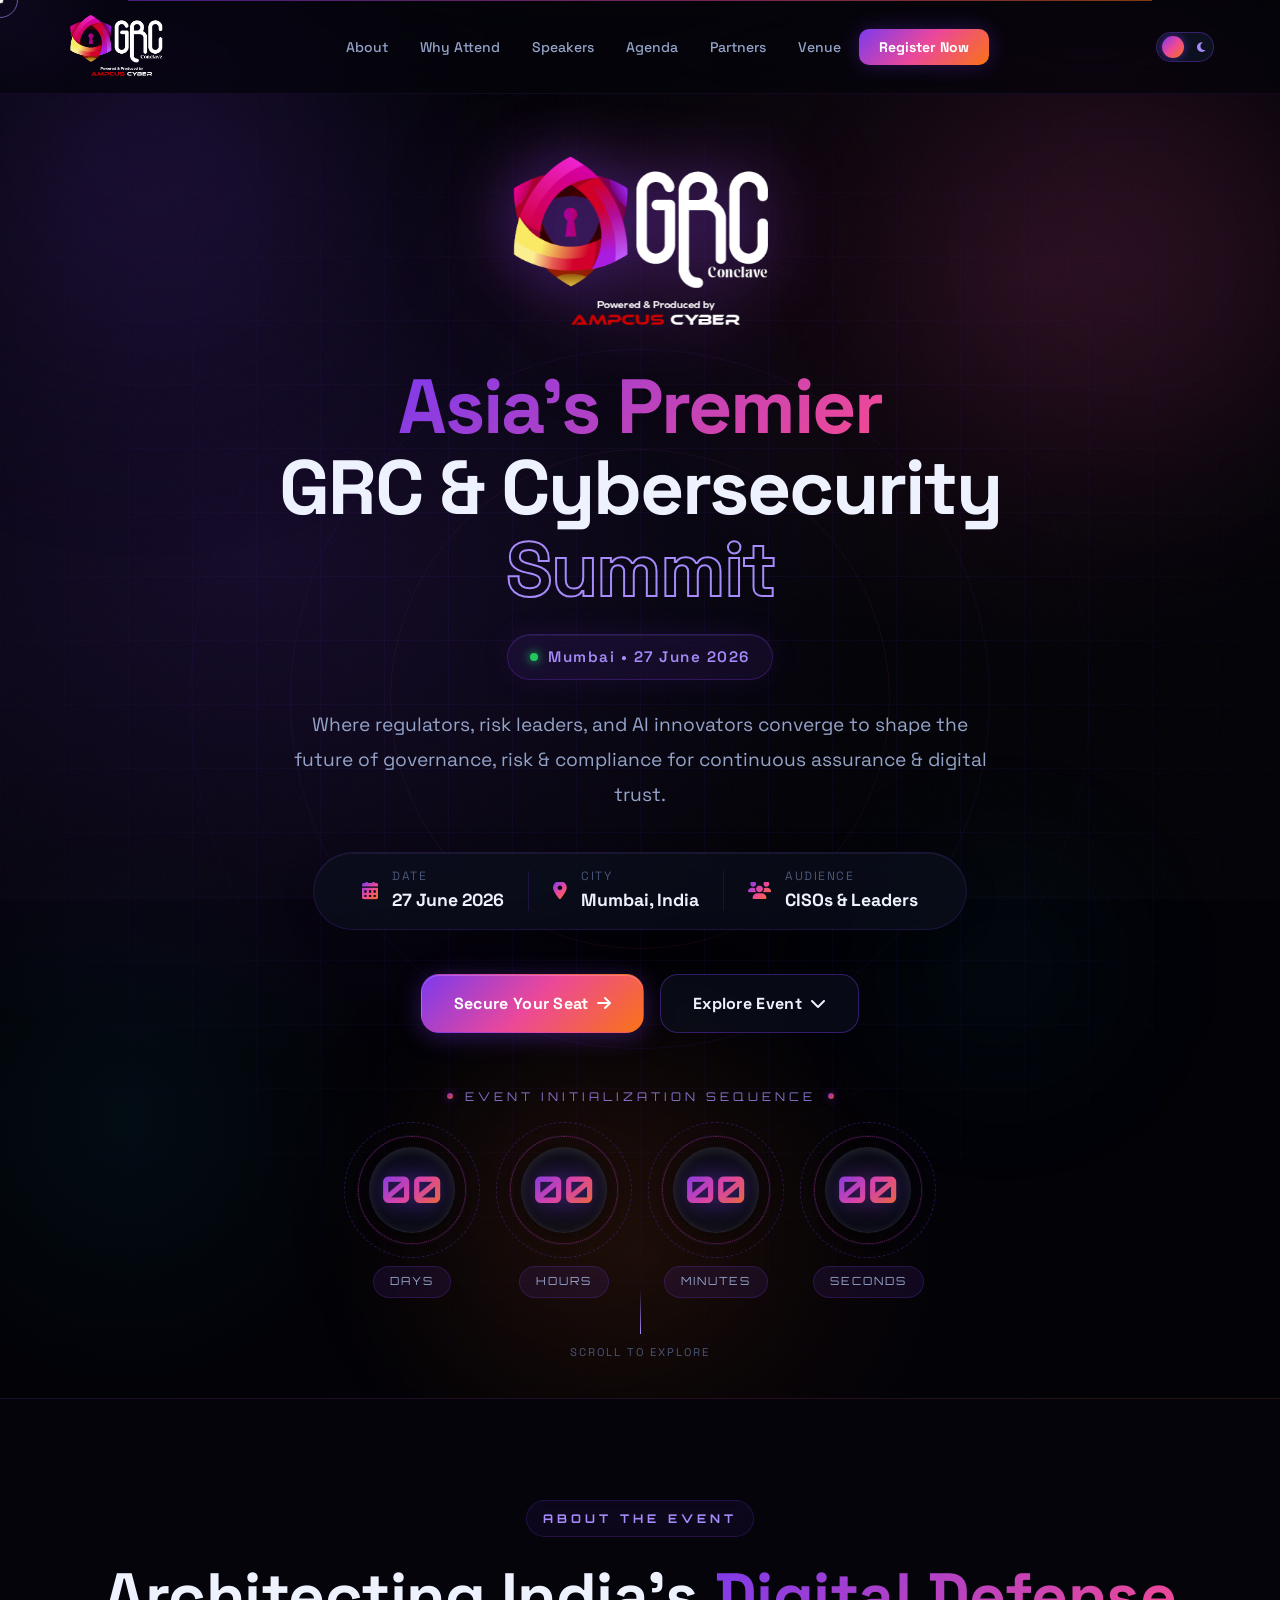
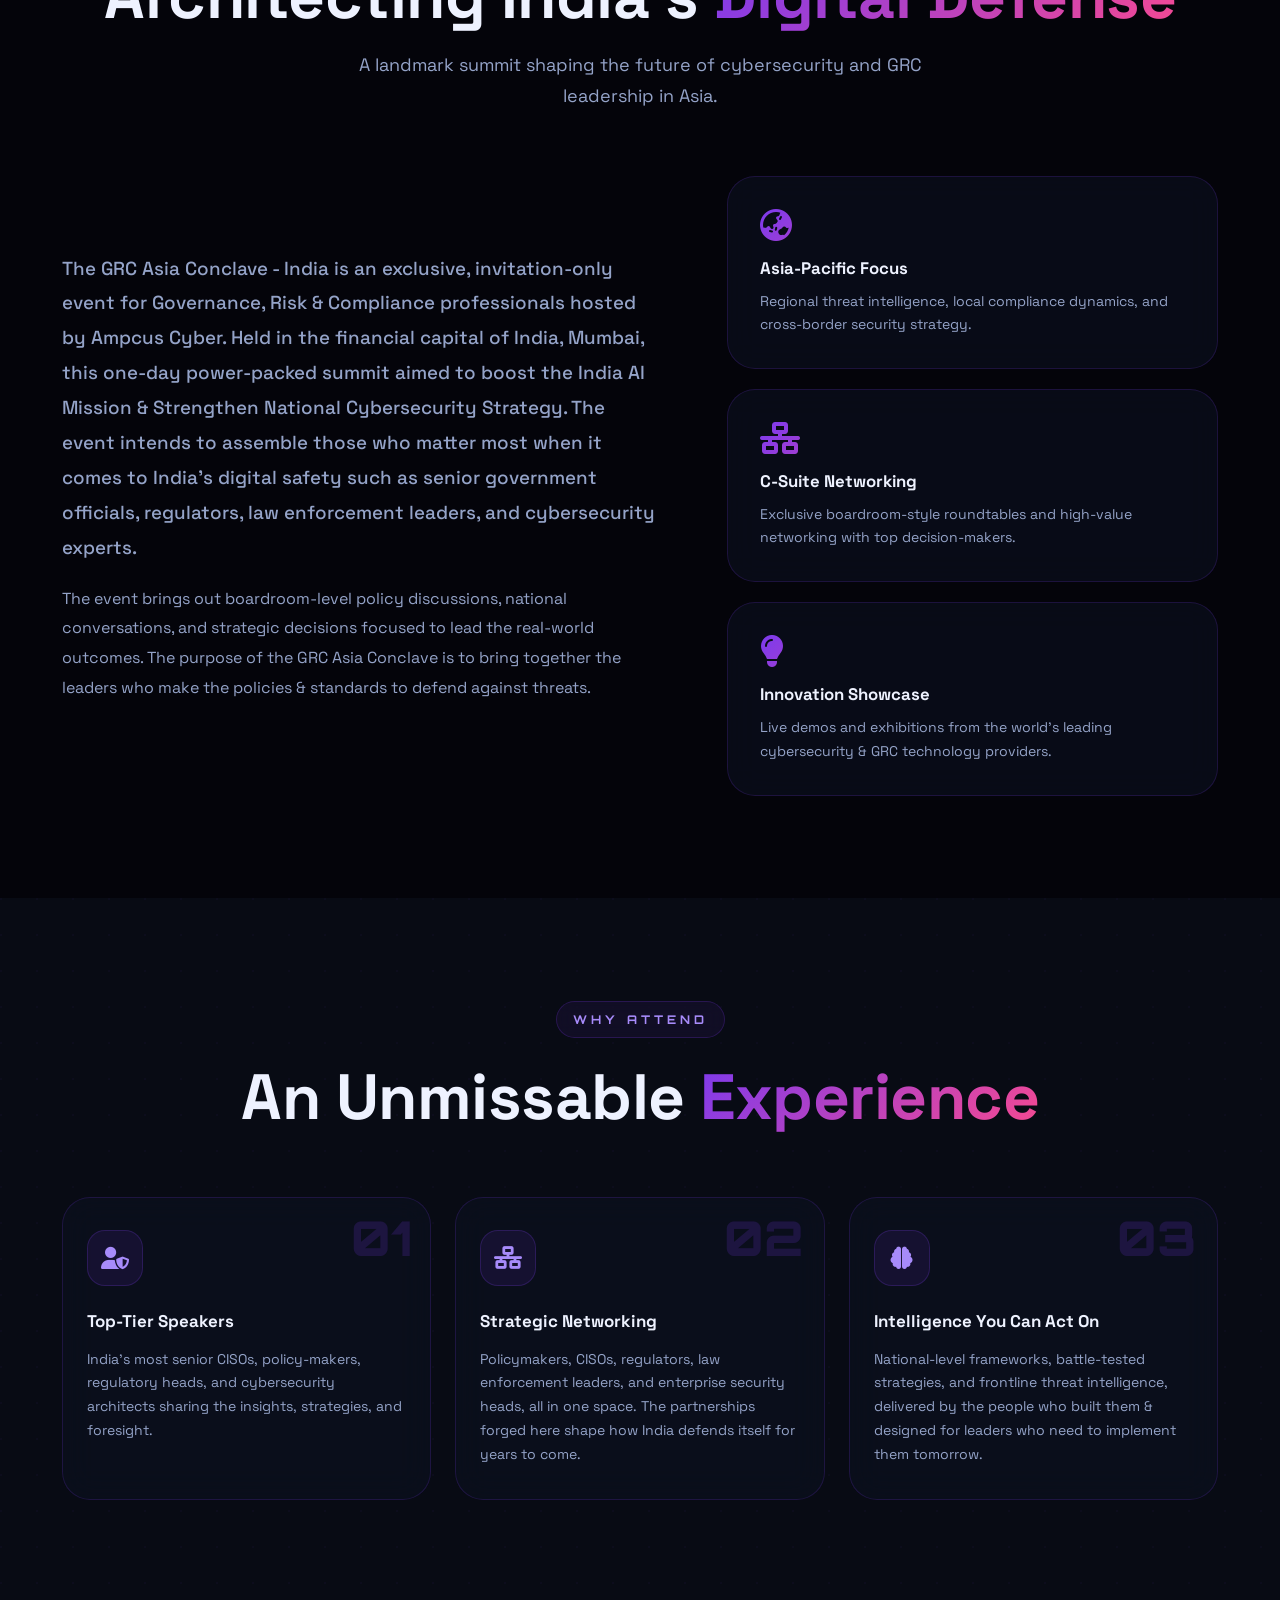
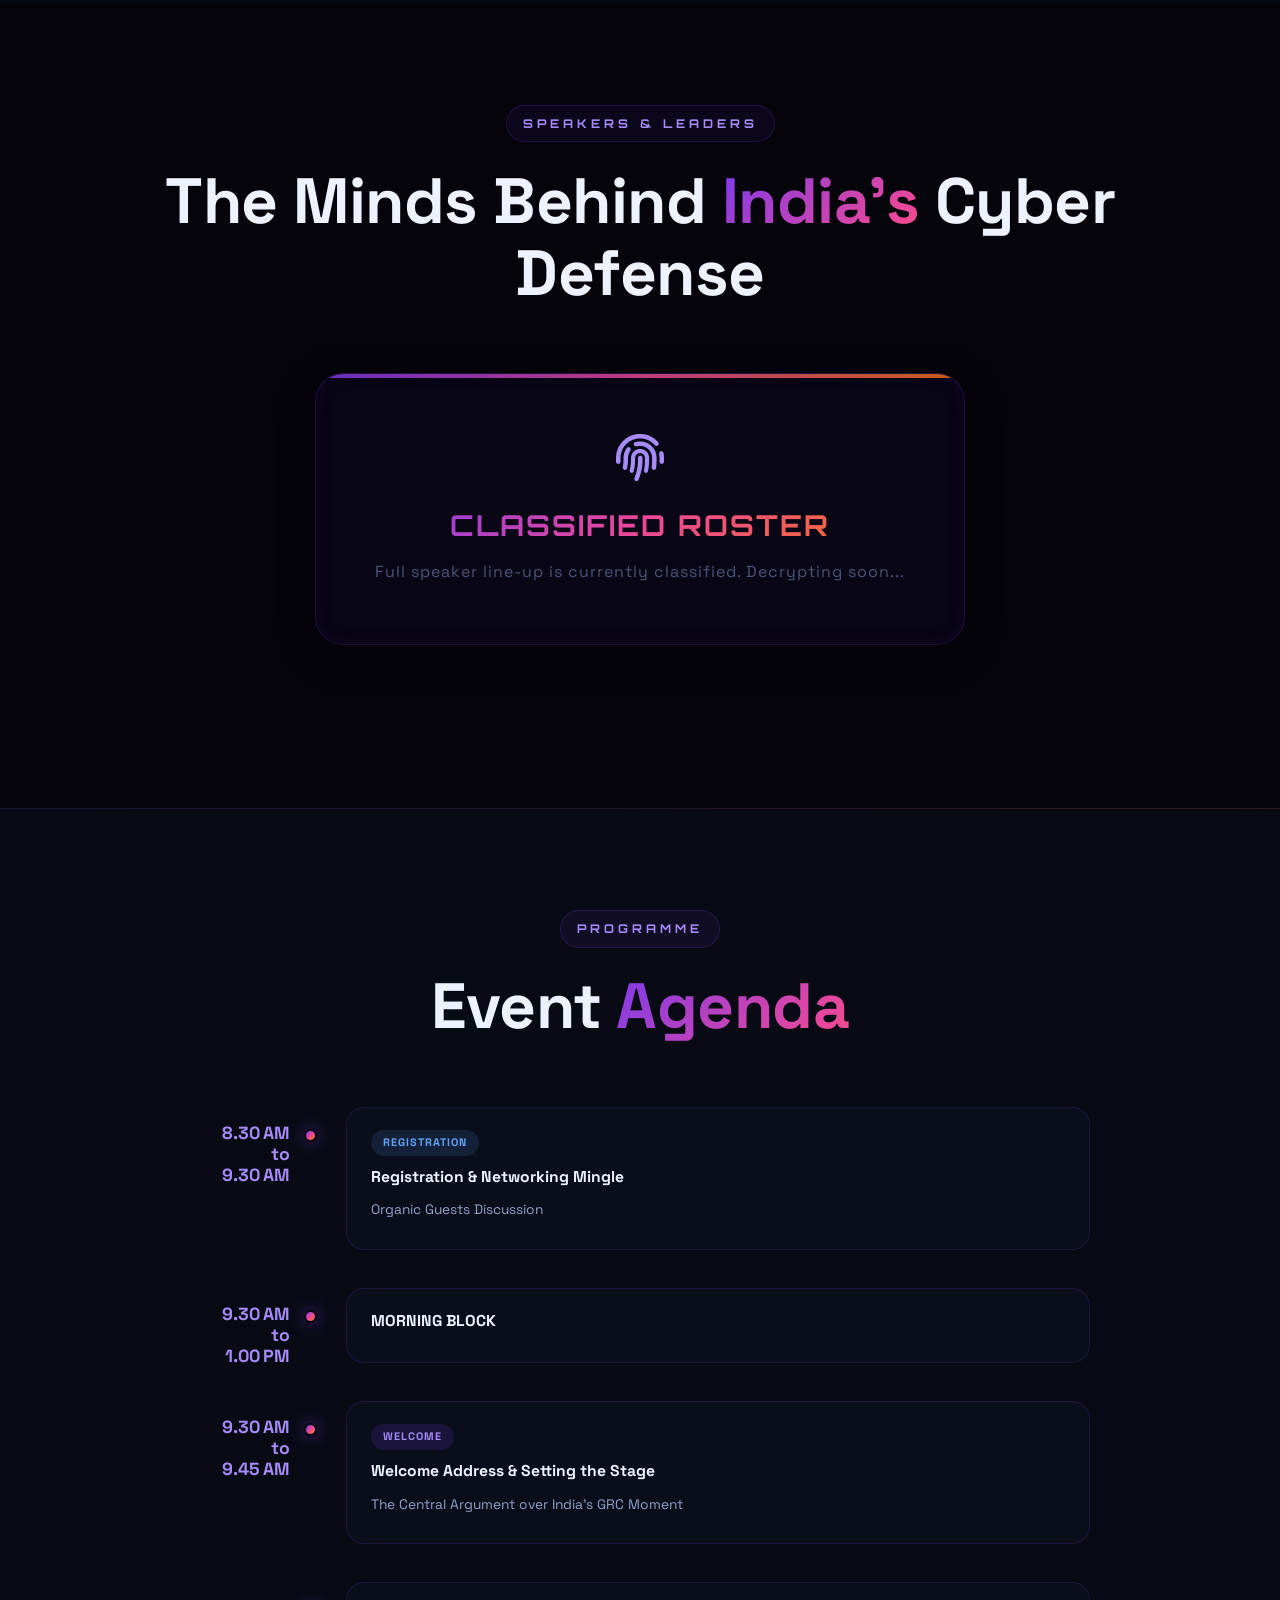
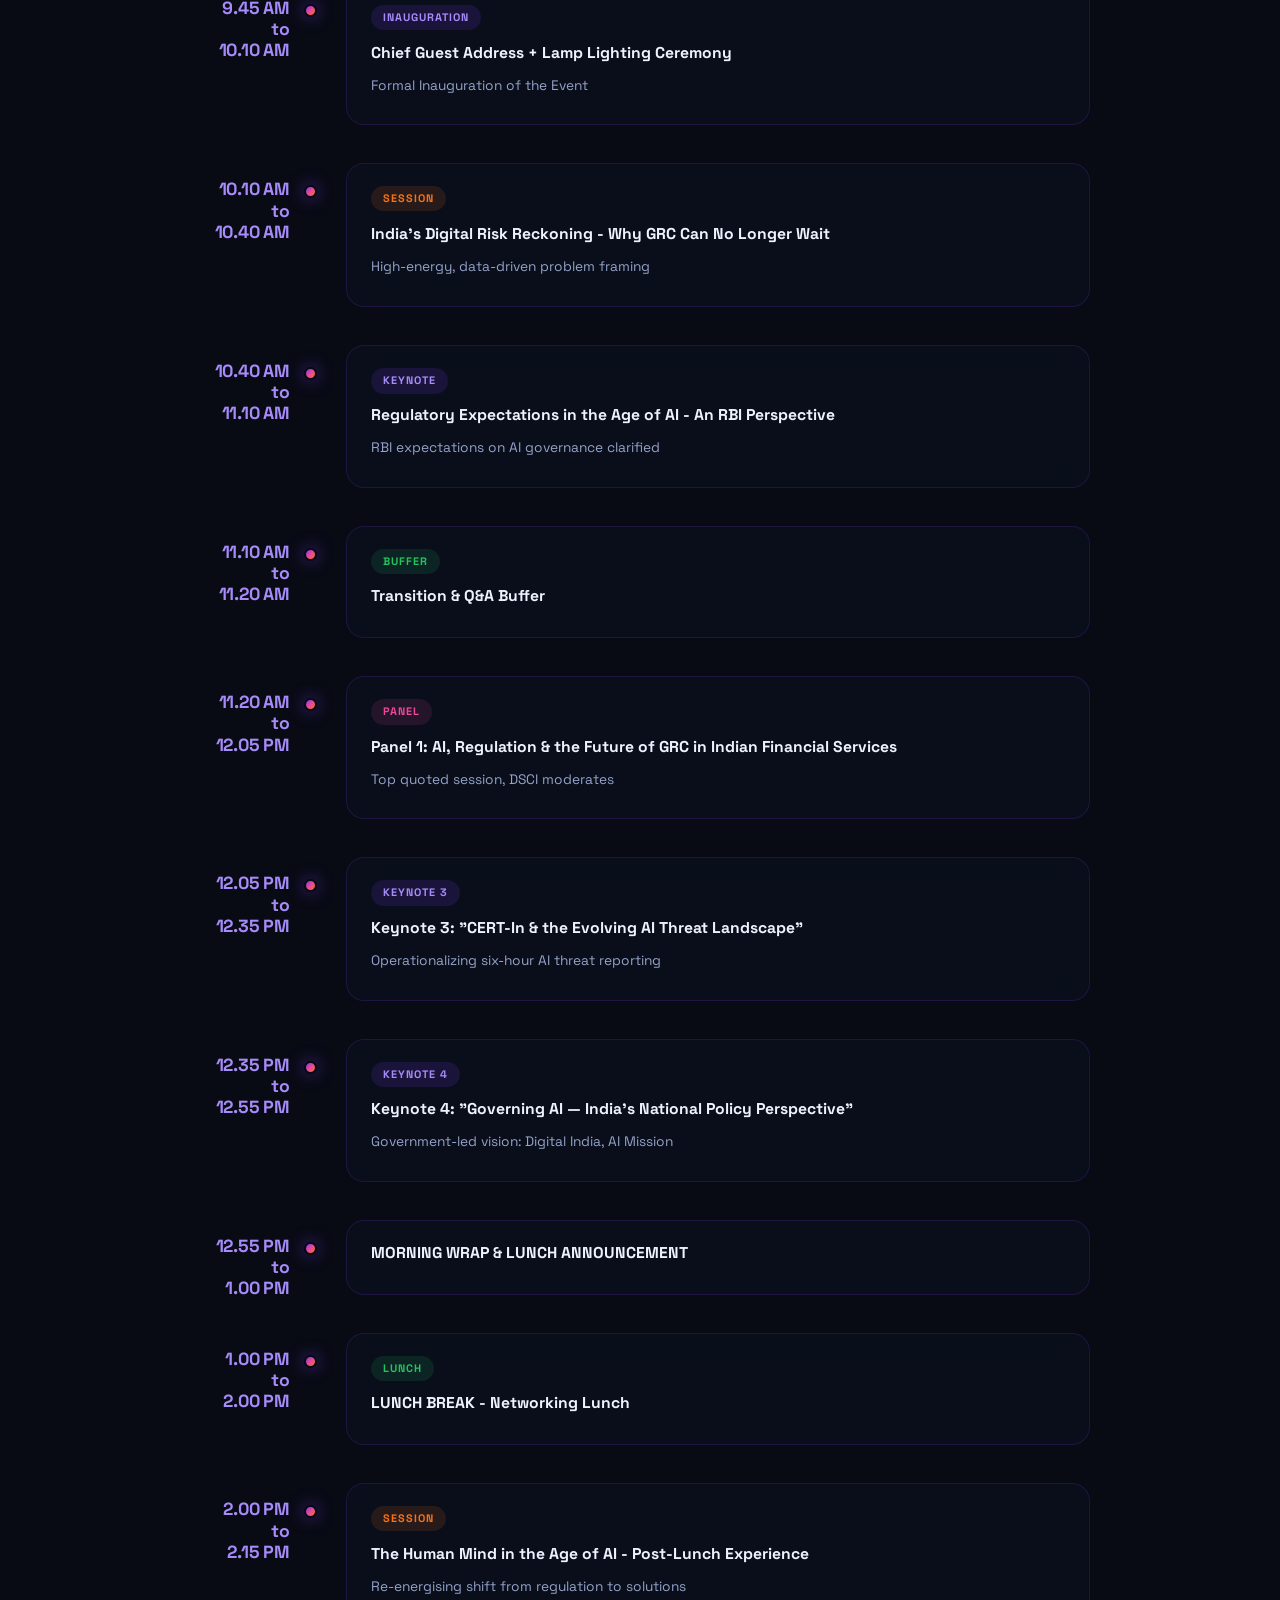
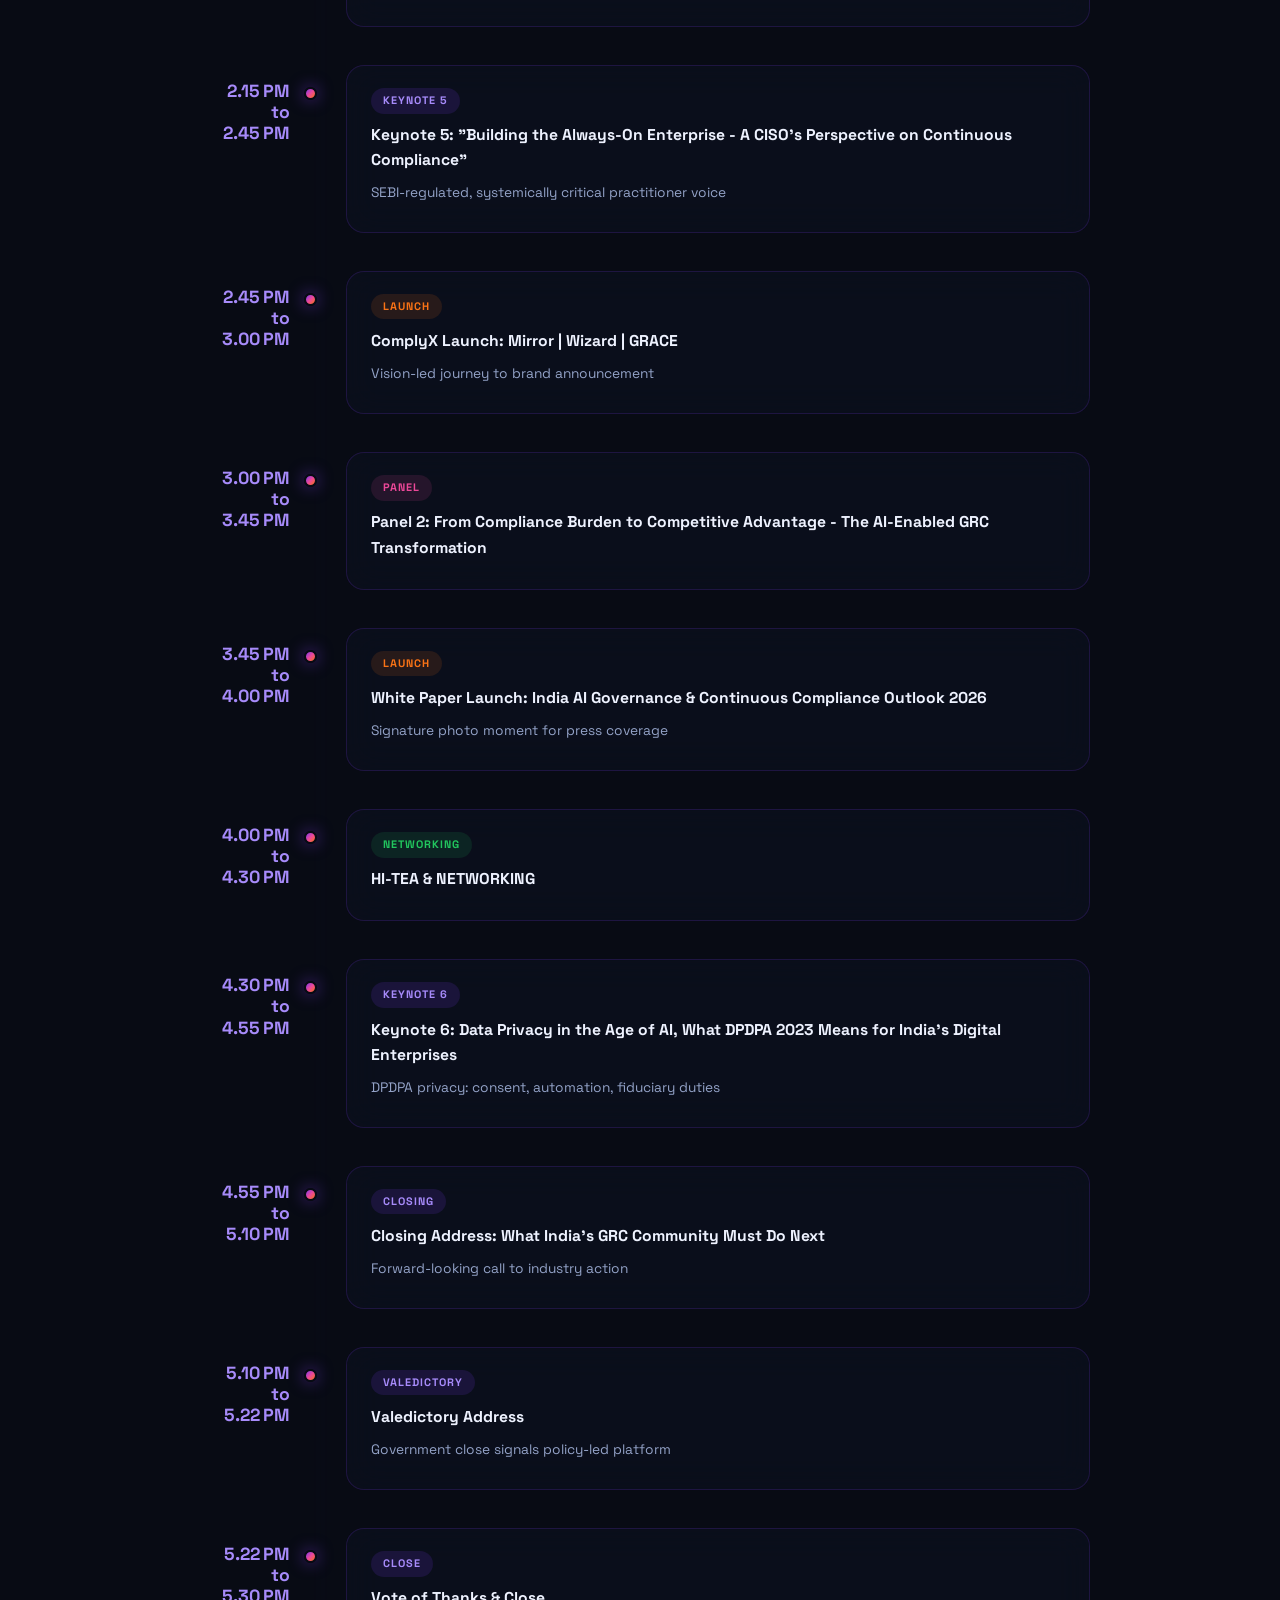
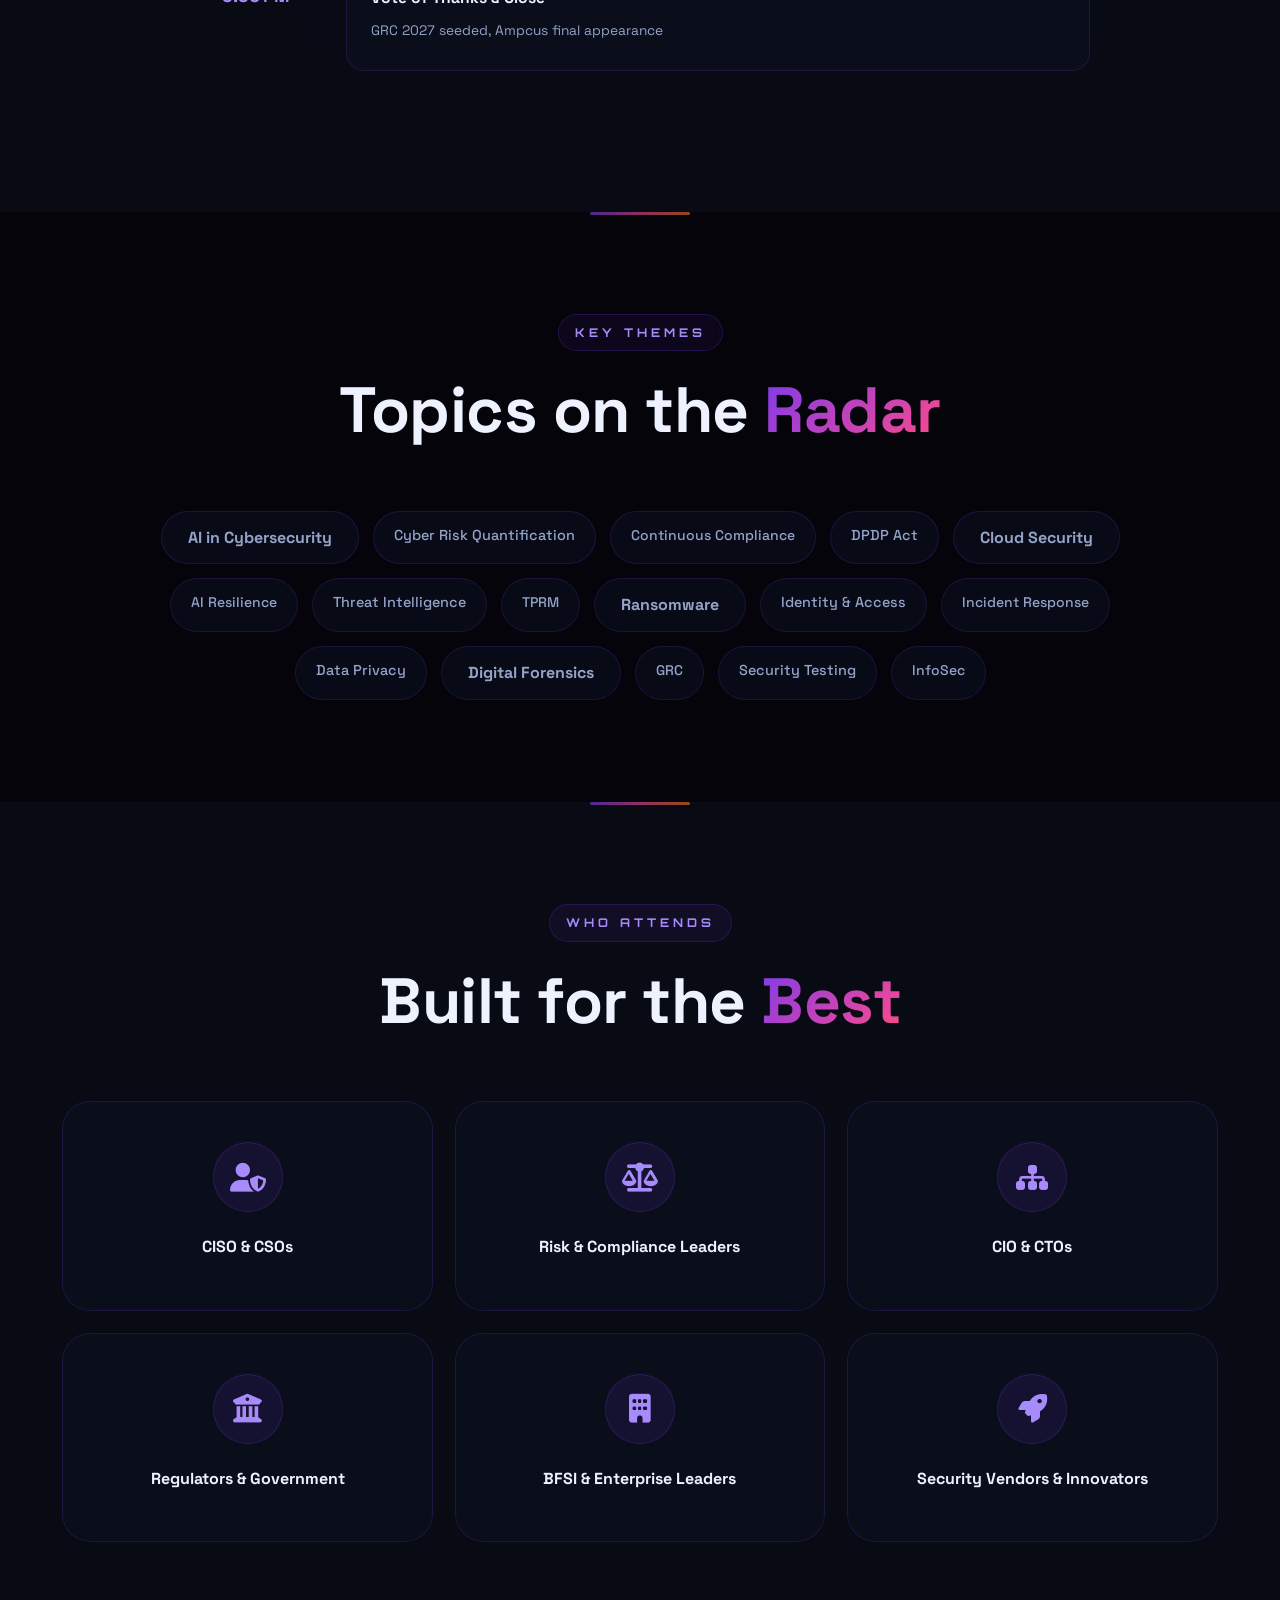
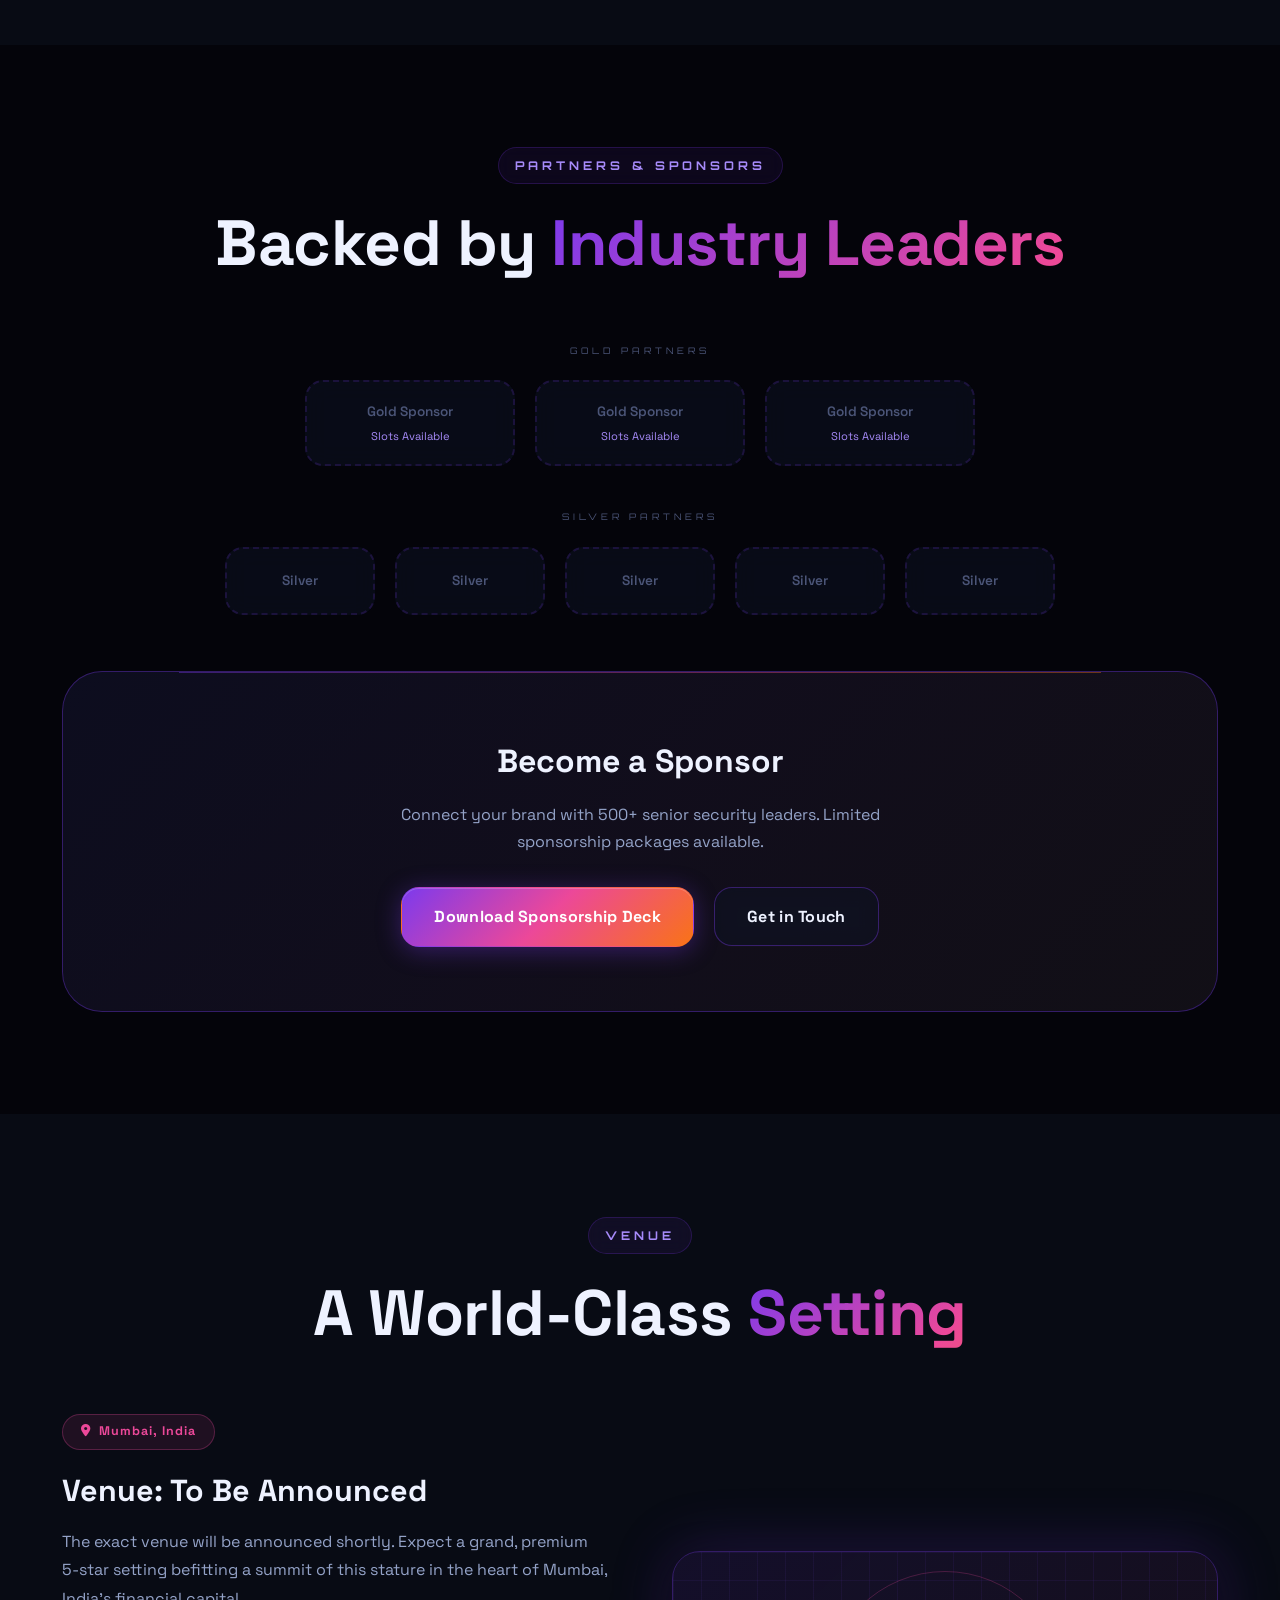
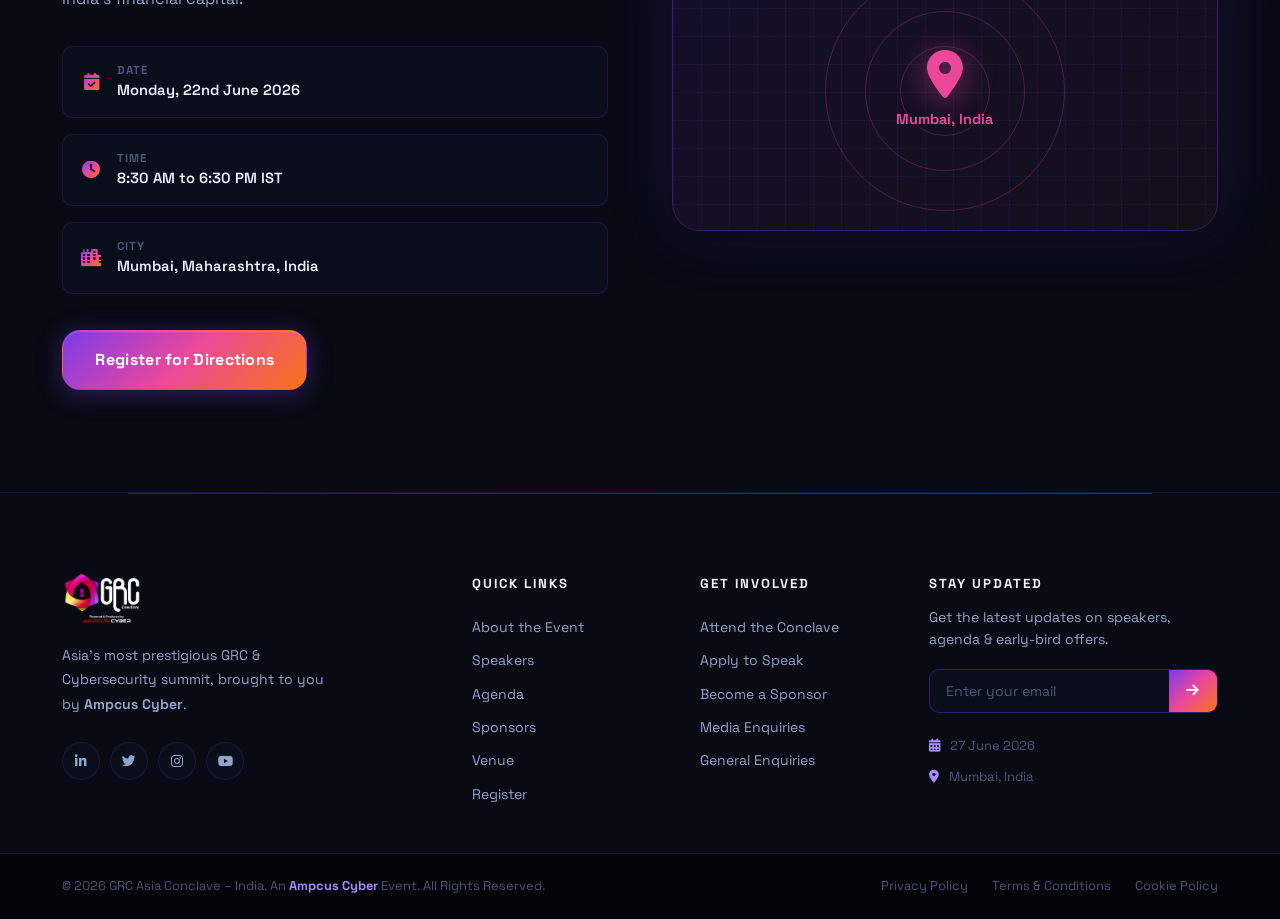
<file: index.html>
<!DOCTYPE html>
<html lang="en" data-theme="dark">

<head>
  <meta charset="UTF-8" />
  <meta name="viewport" content="width=device-width, initial-scale=1.0" />
  <title>GRC Asia Conclave – India 2026 | Mumbai | 27 June</title>
  <meta name="description"
    content="GRC Asia Conclave – India 2026: The Premier Gathering of CISOs, Security Leaders & Chief Guests. Mumbai | 27 June 2026." />

  <!-- SEO & Social Sharing -->
  <link rel="canonical" href="https://grcconclave.com/" />

  <meta property="og:type" content="website" />
  <meta property="og:url" content="https://grcconclave.com/" />
  <meta property="og:title" content="GRC Asia Conclave – India 2026 | Mumbai" />
  <meta property="og:description"
    content="The Premier Gathering of CISOs, Security Leaders & Chief Guests. Mumbai | 27 June 2026." />
  <meta property="og:image" content="https://grcconclave.com/images/og-image.jpg" />

  <meta property="twitter:card" content="summary_large_image" />
  <meta property="twitter:url" content="https://grcconclave.com/" />
  <meta property="twitter:title" content="GRC Asia Conclave – India 2026 | Mumbai" />
  <meta property="twitter:description"
    content="The Premier Gathering of CISOs, Security Leaders & Chief Guests. Mumbai | 27 June 2026." />
  <meta property="twitter:image" content="https://grcconclave.com/images/og-image.jpg" />

  <!-- Schema.org JSON-LD -->
  <script type="application/ld+json">
  {
    "@context": "https://schema.org",
    "@type": "Event",
    "name": "GRC Asia Conclave - India 2026",
    "startDate": "2026-06-27T08:00:00+05:30",
    "endDate": "2026-06-27T20:00:00+05:30",
    "eventAttendanceMode": "https://schema.org/OfflineEventAttendanceMode",
    "eventStatus": "https://schema.org/EventScheduled",
    "location": {
      "@type": "Place",
      "name": "Premium 5-Star Venue (TBA)",
      "address": {
        "@type": "PostalAddress",
        "addressLocality": "Mumbai",
        "addressRegion": "Maharashtra",
        "addressCountry": "IN"
      }
    },
    "image": [
      "https://grcconclave.com/images/og-image.jpg"
    ],
    "description": "The most prestigious gathering of Governance, Risk & Compliance professionals in the Asia-Pacific region, brought to you by Ampcus Cyber.",
    "organizer": {
      "@type": "Organization",
      "name": "Ampcus Cyber",
      "url": "https://www.ampcuscyber.com"
    }
  }
  </script>

  <!-- Fonts -->
  <link rel="preconnect" href="https://fonts.googleapis.com" />
  <link rel="preconnect" href="https://fonts.gstatic.com" crossorigin />
  <link rel="preconnect" href="https://cdn.jsdelivr.net" crossorigin />
  <link
    href="https://fonts.googleapis.com/css2?family=Inter:wght@300;400;500;600;700;800;900&family=Space+Grotesk:wght@300;400;500;600;700&family=Orbitron:wght@400;500;600;700;800;900&display=swap"
    rel="stylesheet" />

  <!-- Icons -->
  <link rel="stylesheet" href="https://cdn.jsdelivr.net/npm/@fortawesome/fontawesome-free@6.5.1/css/all.min.css" />

  <!-- AOS Animations -->
  <link rel="stylesheet" href="https://cdn.jsdelivr.net/npm/aos@2.3.4/dist/aos.css" />

  <!-- Swiper -->
  <link rel="stylesheet" href="https://cdn.jsdelivr.net/npm/swiper@11/swiper-bundle.min.css" />

  <!-- Main Stylesheet -->
  <link rel="stylesheet" href="css/style.css" />
</head>

<body>

  <!-- ════════════════════════════════════════
       PRELOADER
  ════════════════════════════════════════ -->
  <div id="preloader">
    <div class="preloader-inner">
      <div class="preloader-logo">
        <img src="images/logo-light.webp" alt="GRC Asia Conclave" width="300" height="75" />
      </div>
      <div class="preloader-bar">
        <div class="preloader-fill"></div>
      </div>
      <p class="preloader-text">Initializing Conclave Experience…</p>
    </div>
  </div>

  <!-- Scroll Progress -->
  <div id="scroll-progress"></div>

  <!-- ════════════════════════════════════════
       PARTICLE CANVAS BACKGROUND
  ════════════════════════════════════════ -->
  <canvas id="particle-canvas"></canvas>

  <!-- ════════════════════════════════════════
       NAVIGATION
  ════════════════════════════════════════ -->
  <nav id="navbar">
    <div class="nav-container">
      <a href="#home" class="nav-logo">
        <img src="images/logo-light.webp" alt="GRC Conclave" class="logo-dark-img" width="260" height="65" />
        <img src="images/logo-dark.webp" alt="GRC Conclave" class="logo-light-img" width="260" height="65" />
      </a>

      <ul class="nav-links" id="nav-links">
        <li><a href="#about" class="nav-link">About</a></li>
        <li><a href="#why-attend" class="nav-link">Why Attend</a></li>
        <li><a href="#speakers" class="nav-link">Speakers</a></li>
        <li><a href="#agenda" class="nav-link">Agenda</a></li>
        <li><a href="#sponsors" class="nav-link">Partners</a></li>
        <li><a href="#venue" class="nav-link">Venue</a></li>
        <li><a href="#register" class="nav-link nav-cta-link">Register Now</a></li>
      </ul>

      <div class="nav-actions">
        <!-- Theme Toggle -->
        <button class="theme-toggle" id="themeToggle" aria-label="Toggle theme">
          <span class="toggle-icon sun"><i class="fas fa-sun"></i></span>
          <span class="toggle-icon moon"><i class="fas fa-moon"></i></span>
          <span class="toggle-ball"></span>
        </button>

        <!-- Hamburger -->
        <button class="hamburger" id="hamburger" aria-label="Menu">
          <span></span><span></span><span></span>
        </button>
      </div>
    </div>
  </nav>

  <!-- ════════════════════════════════════════
       HERO SECTION
  ════════════════════════════════════════ -->
  <section id="home" class="hero-section">
    <div class="hero-bg-grid"></div>
    <div class="hero-orbs">
      <div class="orb orb-1"></div>
      <div class="orb orb-2"></div>
      <div class="orb orb-3"></div>
      <div class="orb orb-4"></div>
    </div>
    <div class="hero-ring hero-ring-1"></div>
    <div class="hero-ring hero-ring-2"></div>
    <div class="hero-ring hero-ring-3"></div>

    <div class="hero-content">


      <div class="hero-logo-wrap" data-aos="zoom-in" data-aos-delay="300">
        <img src="images/logo-light.webp" alt="GRC Asia Conclave" class="hero-logo logo-dark-img" width="280"
          height="80" />
        <img src="images/logo-dark.webp" alt="GRC Asia Conclave" class="hero-logo logo-light-img" width="280"
          height="80" />
      </div>

      <h1 class="hero-title" data-aos="fade-up" data-aos-delay="400">
        <span class="gradient-text">Asia's Premier</span><br />
        GRC &amp; Cybersecurity<br />
        <span class="outline-text">Summit</span>
      </h1>
      <div class="hero-badge" data-aos="fade-down" data-aos-delay="200">
        <span class="badge-dot"></span>
        <span>Mumbai • 27 June 2026</span>
      </div>

      <p class="hero-subtitle" data-aos="fade-up" data-aos-delay="500">
        Where regulators, risk leaders, and AI innovators converge to shape the future of governance, risk &
        compliance for continuous assurance & digital trust.
      </p>

      <div class="hero-meta" data-aos="fade-up" data-aos-delay="600">
        <div class="meta-item">
          <i class="fas fa-calendar-alt"></i>
          <div>
            <span class="meta-label">Date</span>
            <span class="meta-value">27 June 2026</span>
          </div>
        </div>
        <div class="meta-divider"></div>
        <div class="meta-item">
          <i class="fas fa-map-marker-alt"></i>
          <div>
            <span class="meta-label">City</span>
            <span class="meta-value">Mumbai, India</span>
          </div>
        </div>
        <div class="meta-divider"></div>
        <div class="meta-item">
          <i class="fas fa-users"></i>
          <div>
            <span class="meta-label">Audience</span>
            <span class="meta-value">CISOs &amp; Leaders</span>
          </div>
        </div>
      </div>

      <div class="hero-actions" data-aos="fade-up" data-aos-delay="700">
        <a href="#register" class="btn btn-primary btn-glow">
          <span>Secure Your Seat</span>
          <i class="fas fa-arrow-right"></i>
        </a>
        <a href="#about" class="btn btn-ghost">
          <span>Explore Event</span>
          <i class="fas fa-chevron-down"></i>
        </a>
      </div>

      <!-- Kinetic Reactor Countdown -->
      <div class="reactor-countdown-wrap" data-aos="fade-up" data-aos-delay="800">
        <p class="rc-title"><span class="rc-dot"></span> Event Initialization Sequence <span class="rc-dot"></span></p>

        <div class="reactor-countdown" id="countdown">
          <!-- Days -->
          <div class="rc-core">
            <div class="rc-ring-wrap">
              <svg class="rc-svg" viewBox="0 0 120 120">
                <circle class="rc-svg-track" cx="60" cy="60" r="54"></circle>
                <circle class="rc-svg-progress" id="rc-prog-days" cx="60" cy="60" r="54"></circle>
              </svg>
              <div class="rc-spin-outer"></div>
              <div class="rc-spin-inner"></div>
              <div class="rc-glow"></div>
              <div class="rc-num-container">
                <div class="rc-num" id="cd-days">00</div>
              </div>
            </div>
            <div class="rc-label">Days</div>
          </div>
          <!-- Hours -->
          <div class="rc-core rc-core-hours">
            <div class="rc-ring-wrap">
              <svg class="rc-svg" viewBox="0 0 120 120">
                <circle class="rc-svg-track" cx="60" cy="60" r="54"></circle>
                <circle class="rc-svg-progress" id="rc-prog-hours" cx="60" cy="60" r="54"></circle>
              </svg>
              <div class="rc-spin-outer"></div>
              <div class="rc-spin-inner"></div>
              <div class="rc-glow"></div>
              <div class="rc-num-container">
                <div class="rc-num" id="cd-hours">00</div>
              </div>
            </div>
            <div class="rc-label">Hours</div>
          </div>
          <!-- Minutes -->
          <div class="rc-core rc-core-mins">
            <div class="rc-ring-wrap">
              <svg class="rc-svg" viewBox="0 0 120 120">
                <circle class="rc-svg-track" cx="60" cy="60" r="54"></circle>
                <circle class="rc-svg-progress" id="rc-prog-mins" cx="60" cy="60" r="54"></circle>
              </svg>
              <div class="rc-spin-outer"></div>
              <div class="rc-spin-inner"></div>
              <div class="rc-glow"></div>
              <div class="rc-num-container">
                <div class="rc-num" id="cd-mins">00</div>
              </div>
            </div>
            <div class="rc-label">Minutes</div>
          </div>
          <!-- Seconds -->
          <div class="rc-core rc-core-secs">
            <div class="rc-ring-wrap">
              <svg class="rc-svg" viewBox="0 0 120 120">
                <circle class="rc-svg-track" cx="60" cy="60" r="54"></circle>
                <circle class="rc-svg-progress" id="rc-prog-secs" cx="60" cy="60" r="54"></circle>
              </svg>
              <div class="rc-spin-outer"></div>
              <div class="rc-spin-inner"></div>
              <div class="rc-glow"></div>
              <div class="rc-num-container">
                <div class="rc-num" id="cd-secs">00</div>
              </div>
            </div>
            <div class="rc-label">Seconds</div>
          </div>
        </div>
      </div>
    </div>

    <div class="hero-scroll-hint">
      <div class="scroll-arrow"></div>
      <span>Scroll to Explore</span>
    </div>
  </section>

  <!-- ════════════════════════════════════════
       NEXUS STATS SHOWCASE (TEMPORARILY COMMENTED OUT)
  ════════════════════════════════════════ -->
  <!--
  <section class="nexus-stats-section">
    <div class="ns-ambient-glow"></div>
    <div class="container">
      <div class="ns-container">
        
        <!- Central Anchor Ring/Core behind stats ->
        <div class="ns-core-bg">
          <div class="ns-ring ns-ring-1"></div>
          <div class="ns-ring ns-ring-2"></div>
        </div>

        <div class="ns-grid">
          <div class="ns-item" data-aos="zoom-in" data-aos-delay="0">
            <div class="ns-value-wrap">
              <span class="stat-num ns-num" data-target="500">0</span>
              <span class="ns-plus">+</span>
            </div>
            <div class="ns-label">Leading Clients</div>
          </div>
          
          <div class="ns-item" data-aos="zoom-in" data-aos-delay="100">
            <div class="ns-value-wrap">
              <span class="stat-num ns-num" data-target="99">0</span>
              <span class="ns-plus">.9%</span>
            </div>
            <div class="ns-label">Threat Deflection</div>
          </div>

          <div class="ns-item ns-center-item" data-aos="zoom-in" data-aos-delay="200">
            <div class="ns-value-wrap">
              <span class="stat-num ns-num" data-target="24">0</span>
              <span class="ns-plus">/7</span>
            </div>
            <div class="ns-label">Active Monitoring</div>
            <div class="ns-pulse-dot"></div>
          </div>

          <div class="ns-item" data-aos="zoom-in" data-aos-delay="300">
            <div class="ns-value-wrap">
              <span class="stat-num ns-num" data-target="120">0</span>
              <span class="ns-plus">+</span>
            </div>
            <div class="ns-label">Global Experts</div>
          </div>

          <div class="ns-item" data-aos="zoom-in" data-aos-delay="400">
            <div class="ns-value-wrap">
              <span class="stat-num ns-num" data-target="18">0</span>
              <span class="ns-plus">+</span>
            </div>
            <div class="ns-label">Countries Served</div>
          </div>
        </div>

      </div>
    </div>
  </section>
  -->

  <!-- ════════════════════════════════════════
       ABOUT SECTION
  ════════════════════════════════════════ -->
  <section id="about" class="section about-section">
    <div class="container">
      <div class="section-header" data-aos="fade-up">
        <span class="section-tag">About The Event</span>
        <h2 class="section-title">Architecting India's <span class="gradient-text">Digital Defense</span></h2>
        <p class="section-desc">A landmark summit shaping the future of cybersecurity and GRC leadership in Asia.</p>
      </div>

      <div class="about-grid">
        <div class="about-text" data-aos="fade-right">
          <p class="about-lead">
            The GRC Asia Conclave - India is an exclusive, invitation-only event for Governance, Risk & Compliance
            professionals hosted by Ampcus Cyber. Held in the financial capital of India, Mumbai, this one-day
            power-packed summit aimed to boost the India AI Mission & Strengthen National Cybersecurity Strategy. The
            event intends to assemble those who matter most when it comes to India's digital safety such as senior
            government officials, regulators, law enforcement leaders, and cybersecurity experts.</p>
          <p>
            The event brings out boardroom-level policy discussions, national conversations, and strategic decisions
            focused to lead the real-world outcomes. The purpose of the GRC Asia Conclave is to bring together the
            leaders who make the policies & standards to defend against threats.
          </p>
          <!--
          <p>
            From boardroom-level policy discussions to hands-on threat intelligence briefings — the Conclave is where
            strategic decisions are made and industry alliances are forged.
          </p>
          -->
        </div>

        <div class="about-visual" data-aos="fade-left" data-aos-delay="200">
          <div class="about-card-stack">
            <div class="acard acard-1">
              <i class="fas fa-globe-asia"></i>
              <h4>Asia-Pacific Focus</h4>
              <p>Regional threat intelligence, local compliance dynamics, and cross-border security strategy.</p>
            </div>
            <div class="acard acard-2">
              <i class="fas fa-network-wired"></i>
              <h4>C-Suite Networking</h4>
              <p>Exclusive boardroom-style roundtables and high-value networking with top decision-makers.</p>
            </div>
            <div class="acard acard-3">
              <i class="fas fa-lightbulb"></i>
              <h4>Innovation Showcase</h4>
              <p>Live demos and exhibitions from the world's leading cybersecurity &amp; GRC technology providers.</p>
            </div>
          </div>
        </div>
      </div>
    </div>
  </section>

  <!-- ════════════════════════════════════════
       WHY ATTEND
  ════════════════════════════════════════ -->
  <section id="why-attend" class="section why-section">
    <div class="why-bg-pattern"></div>
    <div class="container">
      <div class="section-header" data-aos="fade-up">
        <span class="section-tag">Why Attend</span>
        <h2 class="section-title">An Unmissable <span class="gradient-text">Experience</span></h2>
      </div>

      <div class="why-grid">
        <div class="why-card" data-aos="fade-up" data-aos-delay="0" data-num="01">
          <div class="why-icon"><i class="fas fa-user-shield"></i></div>
          <h3>Top-Tier Speakers</h3>
          <p>India's most senior CISOs, policy-makers, regulatory heads, and cybersecurity architects sharing the
            insights, strategies, and foresight.</p>
        </div>
        <div class="why-card" data-aos="fade-up" data-aos-delay="100" data-num="02">
          <div class="why-icon"><i class="fas fa-network-wired"></i></div>
          <h3>Strategic Networking</h3>
          <p>Policymakers, CISOs, regulators, law enforcement leaders, and enterprise security heads, all in one space.
            The partnerships forged here shape how India defends itself for years to come.</p>
        </div>
        <div class="why-card" data-aos="fade-up" data-aos-delay="200" data-num="03">
          <div class="why-icon"><i class="fas fa-brain"></i></div>
          <h3>Intelligence You Can Act On</h3>
          <p>National-level frameworks, battle-tested strategies, and frontline threat intelligence, delivered by the
            people who built them &amp; designed for leaders who need to implement them tomorrow.</p>
        </div>
      </div>
    </div>
  </section>

  <!-- ════════════════════════════════════════
       SPEAKERS
  ════════════════════════════════════════ -->
  <section id="speakers" class="section speakers-section">
    <div class="container">
      <div class="section-header" data-aos="fade-up">
        <span class="section-tag">Speakers &amp; Leaders</span>
        <h2 class="section-title">The Minds Behind <span class="gradient-text">India's</span> Cyber Defense</h2>
      </div>

      <!-- 
      <div class="speakers-grid">
        <!- Speaker Card Template (TBA) ->
      <div class="speaker-card" data-aos="fade-up" data-aos-delay="0">
        <div class="speaker-img-wrap">
          <div class="speaker-img-placeholder">
            <i class="fas fa-user-shield"></i>
          </div>
          <div class="speaker-social">
            <a href="#" aria-label="LinkedIn"><i class="fab fa-linkedin-in"></i></a>
            <a href="#" aria-label="Twitter"><i class="fab fa-twitter"></i></a>
          </div>
        </div>
        <div class="speaker-info">
          <h4>To Be Announced</h4>
          <span class="speaker-role">Chief Information Security Officer</span>
          <span class="speaker-org">Fortune 500 Enterprise</span>
        </div>
        <div class="speaker-tag">Keynote Speaker</div>
      </div>

      <div class="speaker-card" data-aos="fade-up" data-aos-delay="80">
        <div class="speaker-img-wrap">
          <div class="speaker-img-placeholder">
            <i class="fas fa-user-tie"></i>
          </div>
          <div class="speaker-social">
            <a href="#" aria-label="LinkedIn"><i class="fab fa-linkedin-in"></i></a>
          </div>
        </div>
        <div class="speaker-info">
          <h4>To Be Announced</h4>
          <span class="speaker-role">VP – Risk &amp; Compliance</span>
          <span class="speaker-org">Global Technology Firm</span>
        </div>
        <div class="speaker-tag">Panel Expert</div>
      </div>

      <div class="speaker-card" data-aos="fade-up" data-aos-delay="160">
        <div class="speaker-img-wrap">
          <div class="speaker-img-placeholder">
            <i class="fas fa-user-graduate"></i>
          </div>
          <div class="speaker-social">
            <a href="#" aria-label="LinkedIn"><i class="fab fa-linkedin-in"></i></a>
          </div>
        </div>
        <div class="speaker-info">
          <h4>To Be Announced</h4>
          <span class="speaker-role">Chief Guest / Dignitary</span>
          <span class="speaker-org">Government / Regulatory Body</span>
        </div>
        <div class="speaker-tag chief-guest">Chief Guest</div>
      </div>

      <div class="speaker-card" data-aos="fade-up" data-aos-delay="240">
        <div class="speaker-img-wrap">
          <div class="speaker-img-placeholder">
            <i class="fas fa-user-cog"></i>
          </div>
          <div class="speaker-social">
            <a href="#" aria-label="LinkedIn"><i class="fab fa-linkedin-in"></i></a>
          </div>
        </div>
        <div class="speaker-info">
          <h4>To Be Announced</h4>
          <span class="speaker-role">Head of Cyber Strategy</span>
          <span class="speaker-org">Leading BFSI Organisation</span>
        </div>
        <div class="speaker-tag">Featured Speaker</div>
      </div>

      <div class="speaker-card" data-aos="fade-up" data-aos-delay="320">
        <div class="speaker-img-wrap">
          <div class="speaker-img-placeholder">
            <i class="fas fa-user-secret"></i>
          </div>
          <div class="speaker-social">
            <a href="#" aria-label="LinkedIn"><i class="fab fa-linkedin-in"></i></a>
          </div>
        </div>
        <div class="speaker-info">
          <h4>To Be Announced</h4>
          <span class="speaker-role">Director – Information Security</span>
          <span class="speaker-org">Asia-Pacific MNC</span>
        </div>
        <div class="speaker-tag">Panel Expert</div>
      </div>

      <div class="speaker-card speaker-cta-card" data-aos="fade-up" data-aos-delay="400">
        <div class="speaker-cta-inner">
          <i class="fas fa-microphone-alt"></i>
          <h4>Speak at the Conclave</h4>
          <p>Are you a thought leader in GRC or Cybersecurity? We'd love to hear from you.</p>
          <a href="#register" class="btn btn-primary btn-sm">Apply to Speak</a>
        </div>
      </div>
    </div>
    -->

      <!-- ULTRA CREATIVE COMING SOON BANNER -->
      <div class="coming-soon-banner" data-aos="zoom-in" data-aos-delay="100">
        <div class="cs-scanline"></div>
        <div class="cs-content">
          <i class="fas fa-fingerprint"></i>
          <h3>Classified Roster</h3>
          <p>Full speaker line-up is currently classified. Decrypting soon...</p>
        </div>
      </div>
    </div>
  </section>

  <!-- ════════════════════════════════════════
       AGENDA / SCHEDULE
  ════════════════════════════════════════ -->
  <section id="agenda" class="section agenda-section">
    <div class="container">
      <div class="section-header" data-aos="fade-up">
        <span class="section-tag">Programme</span>
        <h2 class="section-title">Event <span class="gradient-text">Agenda</span></h2>
      </div>

      <div class="agenda-timeline">
        <div class="agenda-item" data-aos="fade-up">
          <div class="agenda-time">8.30 AM<br>to<br>9.30 AM</div>
          <div class="agenda-content">
            <div class="agenda-dot"></div>
            <div class="agenda-body">
              <span class="agenda-type reg">Registration</span>
              <h4>Registration &amp; Networking Mingle</h4>
              <p>Organic Guests Discussion</p>
            </div>
          </div>
        </div>

        <div class="agenda-item agenda-block-header" data-aos="fade-up" data-aos-delay="50">
          <div class="agenda-time">9.30 AM<br>to<br>1.00 PM</div>
          <div class="agenda-content">
            <div class="agenda-dot"></div>
            <div class="agenda-body">
              <h4>MORNING BLOCK</h4>
            </div>
          </div>
        </div>

        <div class="agenda-item" data-aos="fade-up" data-aos-delay="100">
          <div class="agenda-time">9.30 AM<br>to<br>9.45 AM</div>
          <div class="agenda-content">
            <div class="agenda-dot"></div>
            <div class="agenda-body">
              <span class="agenda-type keynote">Welcome</span>
              <h4>Welcome Address &amp; Setting the Stage</h4>
              <p>The Central Argument over India's GRC Moment</p>
            </div>
          </div>
        </div>

        <div class="agenda-item" data-aos="fade-up" data-aos-delay="150">
          <div class="agenda-time">9.45 AM<br>to<br>10.10 AM</div>
          <div class="agenda-content">
            <div class="agenda-dot"></div>
            <div class="agenda-body">
              <span class="agenda-type keynote">Inauguration</span>
              <h4>Chief Guest Address + Lamp Lighting Ceremony</h4>
              <p>Formal Inauguration of the Event</p>
            </div>
          </div>
        </div>

        <div class="agenda-item" data-aos="fade-up" data-aos-delay="200">
          <div class="agenda-time">10.10 AM<br>to<br>10.40 AM</div>
          <div class="agenda-content">
            <div class="agenda-dot"></div>
            <div class="agenda-body">
              <span class="agenda-type session">Session</span>
              <h4>India's Digital Risk Reckoning - Why GRC Can No Longer Wait</h4>
              <p>High-energy, data-driven problem framing</p>
            </div>
          </div>
        </div>

        <div class="agenda-item" data-aos="fade-up" data-aos-delay="250">
          <div class="agenda-time">10.40 AM<br>to<br>11.10 AM</div>
          <div class="agenda-content">
            <div class="agenda-dot"></div>
            <div class="agenda-body">
              <span class="agenda-type keynote">Keynote</span>
              <h4>Regulatory Expectations in the Age of AI - An RBI Perspective</h4>
              <p>RBI expectations on AI governance clarified</p>
            </div>
          </div>
        </div>

        <div class="agenda-item" data-aos="fade-up" data-aos-delay="300">
          <div class="agenda-time">11.10 AM<br>to<br>11.20 AM</div>
          <div class="agenda-content">
            <div class="agenda-dot"></div>
            <div class="agenda-body">
              <span class="agenda-type break">Buffer</span>
              <h4>Transition &amp; Q&amp;A Buffer</h4>
            </div>
          </div>
        </div>

        <div class="agenda-item" data-aos="fade-up" data-aos-delay="350">
          <div class="agenda-time">11.20 AM<br>to<br>12.05 PM</div>
          <div class="agenda-content">
            <div class="agenda-dot"></div>
            <div class="agenda-body">
              <span class="agenda-type panel">Panel</span>
              <h4>Panel 1: AI, Regulation &amp; the Future of GRC in Indian Financial Services</h4>
              <p>Top quoted session, DSCI moderates</p>
            </div>
          </div>
        </div>

        <div class="agenda-item" data-aos="fade-up" data-aos-delay="400">
          <div class="agenda-time">12.05 PM<br>to<br>12.35 PM</div>
          <div class="agenda-content">
            <div class="agenda-dot"></div>
            <div class="agenda-body">
              <span class="agenda-type keynote">Keynote 3</span>
              <h4>Keynote 3: "CERT-In &amp; the Evolving AI Threat Landscape"</h4>
              <p>Operationalizing six-hour AI threat reporting</p>
            </div>
          </div>
        </div>

        <div class="agenda-item" data-aos="fade-up" data-aos-delay="450">
          <div class="agenda-time">12.35 PM<br>to<br>12.55 PM</div>
          <div class="agenda-content">
            <div class="agenda-dot"></div>
            <div class="agenda-body">
              <span class="agenda-type keynote">Keynote 4</span>
              <h4>Keynote 4: "Governing AI — India's National Policy Perspective"</h4>
              <p>Government-led vision: Digital India, AI Mission</p>
            </div>
          </div>
        </div>

        <div class="agenda-item agenda-block-header" data-aos="fade-up" data-aos-delay="500">
          <div class="agenda-time">12.55 PM<br>to<br>1.00 PM</div>
          <div class="agenda-content">
            <div class="agenda-dot"></div>
            <div class="agenda-body">
              <h4>MORNING WRAP &amp; LUNCH ANNOUNCEMENT</h4>
            </div>
          </div>
        </div>

        <div class="agenda-item" data-aos="fade-up" data-aos-delay="550">
          <div class="agenda-time">1.00 PM<br>to<br>2.00 PM</div>
          <div class="agenda-content">
            <div class="agenda-dot"></div>
            <div class="agenda-body">
              <span class="agenda-type break">Lunch</span>
              <h4>LUNCH BREAK - Networking Lunch</h4>
            </div>
          </div>
        </div>

        <div class="agenda-item" data-aos="fade-up" data-aos-delay="600">
          <div class="agenda-time">2.00 PM<br>to<br>2.15 PM</div>
          <div class="agenda-content">
            <div class="agenda-dot"></div>
            <div class="agenda-body">
              <span class="agenda-type session">Session</span>
              <h4>The Human Mind in the Age of AI - Post-Lunch Experience</h4>
              <p>Re-energising shift from regulation to solutions</p>
            </div>
          </div>
        </div>

        <div class="agenda-item" data-aos="fade-up" data-aos-delay="650">
          <div class="agenda-time">2.15 PM<br>to<br>2.45 PM</div>
          <div class="agenda-content">
            <div class="agenda-dot"></div>
            <div class="agenda-body">
              <span class="agenda-type keynote">Keynote 5</span>
              <h4>Keynote 5: "Building the Always-On Enterprise - A CISO's Perspective on Continuous Compliance"</h4>
              <p>SEBI-regulated, systemically critical practitioner voice</p>
            </div>
          </div>
        </div>

        <div class="agenda-item" data-aos="fade-up" data-aos-delay="700">
          <div class="agenda-time">2.45 PM<br>to<br>3.00 PM</div>
          <div class="agenda-content">
            <div class="agenda-dot"></div>
            <div class="agenda-body">
              <span class="agenda-type session">Launch</span>
              <h4>ComplyX Launch: Mirror | Wizard | GRACE</h4>
              <p>Vision-led journey to brand announcement</p>
            </div>
          </div>
        </div>

        <div class="agenda-item" data-aos="fade-up" data-aos-delay="750">
          <div class="agenda-time">3.00 PM<br>to<br>3.45 PM</div>
          <div class="agenda-content">
            <div class="agenda-dot"></div>
            <div class="agenda-body">
              <span class="agenda-type panel">Panel</span>
              <h4>Panel 2: From Compliance Burden to Competitive Advantage - The AI-Enabled GRC Transformation</h4>
            </div>
          </div>
        </div>

        <div class="agenda-item" data-aos="fade-up" data-aos-delay="800">
          <div class="agenda-time">3.45 PM<br>to<br>4.00 PM</div>
          <div class="agenda-content">
            <div class="agenda-dot"></div>
            <div class="agenda-body">
              <span class="agenda-type session">Launch</span>
              <h4>White Paper Launch: India AI Governance &amp; Continuous Compliance Outlook 2026</h4>
              <p>Signature photo moment for press coverage</p>
            </div>
          </div>
        </div>

        <div class="agenda-item" data-aos="fade-up" data-aos-delay="850">
          <div class="agenda-time">4.00 PM<br>to<br>4.30 PM</div>
          <div class="agenda-content">
            <div class="agenda-dot"></div>
            <div class="agenda-body">
              <span class="agenda-type break">Networking</span>
              <h4>HI-TEA &amp; NETWORKING</h4>
            </div>
          </div>
        </div>

        <div class="agenda-item" data-aos="fade-up" data-aos-delay="900">
          <div class="agenda-time">4.30 PM<br>to<br>4.55 PM</div>
          <div class="agenda-content">
            <div class="agenda-dot"></div>
            <div class="agenda-body">
              <span class="agenda-type keynote">Keynote 6</span>
              <h4>Keynote 6: Data Privacy in the Age of AI, What DPDPA 2023 Means for India's Digital Enterprises</h4>
              <p>DPDPA privacy: consent, automation, fiduciary duties</p>
            </div>
          </div>
        </div>

        <div class="agenda-item" data-aos="fade-up" data-aos-delay="950">
          <div class="agenda-time">4.55 PM<br>to<br>5.10 PM</div>
          <div class="agenda-content">
            <div class="agenda-dot"></div>
            <div class="agenda-body">
              <span class="agenda-type keynote">Closing</span>
              <h4>Closing Address: What India's GRC Community Must Do Next</h4>
              <p>Forward-looking call to industry action</p>
            </div>
          </div>
        </div>

        <div class="agenda-item" data-aos="fade-up" data-aos-delay="1000">
          <div class="agenda-time">5.10 PM<br>to<br>5.22 PM</div>
          <div class="agenda-content">
            <div class="agenda-dot"></div>
            <div class="agenda-body">
              <span class="agenda-type keynote">Valedictory</span>
              <h4>Valedictory Address</h4>
              <p>Government close signals policy-led platform</p>
            </div>
          </div>
        </div>

        <div class="agenda-item" data-aos="fade-up" data-aos-delay="1050">
          <div class="agenda-time">5.22 PM<br>to<br>5.30 PM</div>
          <div class="agenda-content">
            <div class="agenda-dot"></div>
            <div class="agenda-body">
              <span class="agenda-type keynote">Close</span>
              <h4>Vote of Thanks &amp; Close</h4>
              <p>GRC 2027 seeded, Ampcus final appearance</p>
            </div>
          </div>
        </div>
      </div>
    </div>
  </section>

  <!-- ════════════════════════════════════════
       KEY THEMES / TOPICS
  ════════════════════════════════════════ -->
  <section class="section themes-section">
    <div class="container">
      <div class="section-header" data-aos="fade-up">
        <span class="section-tag">Key Themes</span>
        <h2 class="section-title">Topics on the <span class="gradient-text">Radar</span></h2>
      </div>

      <div class="themes-cloud" data-aos="fade-up" data-aos-delay="200">
        <span class="theme-tag large">AI in Cybersecurity</span>
        <span class="theme-tag medium">Cyber Risk Quantification</span>
        <span class="theme-tag">Continuous Compliance</span>
        <span class="theme-tag medium">DPDP Act</span>
        <span class="theme-tag large">Cloud Security</span>
        <span class="theme-tag">AI Resilience</span>
        <span class="theme-tag medium">Threat Intelligence</span>
        <span class="theme-tag">TPRM</span>
        <span class="theme-tag large">Ransomware</span>
        <span class="theme-tag medium">Identity &amp; Access</span>
        <span class="theme-tag">Incident Response</span>
        <span class="theme-tag medium">Data Privacy</span>
        <span class="theme-tag large">Digital Forensics</span>
        <span class="theme-tag">GRC</span>
        <span class="theme-tag medium">Security Testing</span>
        <span class="theme-tag">InfoSec</span>
      </div>
    </div>
  </section>

  <!-- ════════════════════════════════════════
       WHO SHOULD ATTEND
  ════════════════════════════════════════ -->
  <section class="section audience-section">
    <div class="container">
      <div class="section-header" data-aos="fade-up">
        <span class="section-tag">Who Attends</span>
        <h2 class="section-title">Built for the <span class="gradient-text">Best</span></h2>
      </div>

      <div class="audience-grid">
        <div class="audience-card" data-aos="zoom-in" data-aos-delay="0">
          <div class="audience-icon"><i class="fas fa-user-shield"></i></div>
          <h4>CISO &amp; CSOs</h4>
        </div>
        <div class="audience-card" data-aos="zoom-in" data-aos-delay="60">
          <div class="audience-icon"><i class="fas fa-balance-scale"></i></div>
          <h4>Risk &amp; Compliance Leaders</h4>
        </div>
        <div class="audience-card" data-aos="zoom-in" data-aos-delay="120">
          <div class="audience-icon"><i class="fas fa-sitemap"></i></div>
          <h4>CIO &amp; CTOs</h4>
        </div>
        <div class="audience-card" data-aos="zoom-in" data-aos-delay="180">
          <div class="audience-icon"><i class="fas fa-university"></i></div>
          <h4>Regulators &amp; Government</h4>
        </div>
        <div class="audience-card" data-aos="zoom-in" data-aos-delay="240">
          <div class="audience-icon"><i class="fas fa-building"></i></div>
          <h4>BFSI &amp; Enterprise Leaders</h4>
        </div>
        <div class="audience-card" data-aos="zoom-in" data-aos-delay="300">
          <div class="audience-icon"><i class="fas fa-rocket"></i></div>
          <h4>Security Vendors &amp; Innovators</h4>
        </div>
      </div>
    </div>
  </section>

  <!-- ════════════════════════════════════════
       SPONSORS & PARTNERS
  ════════════════════════════════════════ -->
  <section id="sponsors" class="section sponsors-section">
    <div class="container">
      <div class="section-header" data-aos="fade-up">
        <span class="section-tag">Partners &amp; Sponsors</span>
        <h2 class="section-title">Backed by <span class="gradient-text">Industry Leaders</span></h2>
      </div>

      <!-- Sponsor Tiers -->


      <div class="sponsor-tier" data-aos="fade-up" data-aos-delay="100">
        <div class="tier-label">Gold Partners</div>
        <div class="sponsor-row">
          <div class="sponsor-slot"><span>Gold Sponsor</span><small>Slots Available</small></div>
          <div class="sponsor-slot"><span>Gold Sponsor</span><small>Slots Available</small></div>
          <div class="sponsor-slot"><span>Gold Sponsor</span><small>Slots Available</small></div>
        </div>
      </div>

      <div class="sponsor-tier" data-aos="fade-up" data-aos-delay="200">
        <div class="tier-label">Silver Partners</div>
        <div class="sponsor-row">
          <div class="sponsor-slot small"><span>Silver</span></div>
          <div class="sponsor-slot small"><span>Silver</span></div>
          <div class="sponsor-slot small"><span>Silver</span></div>
          <div class="sponsor-slot small"><span>Silver</span></div>
          <div class="sponsor-slot small"><span>Silver</span></div>
        </div>
      </div>

      <div class="sponsor-cta" data-aos="fade-up" data-aos-delay="300">
        <div class="sponsor-cta-inner">
          <h3>Become a Sponsor</h3>
          <p>Connect your brand with 500+ senior security leaders. Limited sponsorship packages available.</p>
          <a href="#register" class="btn btn-primary">Download Sponsorship Deck</a>
          <a href="#register" class="btn btn-ghost">Get in Touch</a>
        </div>
      </div>
    </div>
  </section>

  <!-- ════════════════════════════════════════
       VENUE SECTION
  ════════════════════════════════════════ -->
  <section id="venue" class="section venue-section">
    <div class="container">
      <div class="section-header" data-aos="fade-up">
        <span class="section-tag">Venue</span>
        <h2 class="section-title">A World-Class <span class="gradient-text">Setting</span></h2>
      </div>

      <div class="venue-grid">
        <div class="venue-info" data-aos="fade-right">
          <div class="venue-badge"><i class="fas fa-map-marker-alt"></i> Mumbai, India</div>
          <h3>Venue: To Be Announced</h3>
          <p class="venue-desc">The exact venue will be announced shortly. Expect a grand, premium 5-star setting
            befitting a summit of this stature in the heart of Mumbai, India's financial capital.</p>

          <div class="venue-details">
            <div class="venue-detail-item">
              <i class="fas fa-calendar-check"></i>
              <div>
                <strong>Date</strong>
                <span>Monday, 22nd June 2026 </span>
              </div>
            </div>
            <div class="venue-detail-item">
              <i class="fas fa-clock"></i>
              <div>
                <strong>Time</strong>
                <span>8:30 AM to 6:30 PM IST</span>
              </div>
            </div>
            <div class="venue-detail-item">
              <i class="fas fa-city"></i>
              <div>
                <strong>City</strong>
                <span>Mumbai, Maharashtra, India</span>
              </div>
            </div>

          </div>

          <div class="venue-actions">
            <a href="#register" class="btn btn-primary">Register for Directions</a>
          </div>
        </div>

        <div class="venue-visual" data-aos="fade-left" data-aos-delay="200">
          <div class="venue-map-placeholder">
            <div class="map-bg">
              <div class="map-grid"></div>
              <div class="map-pin">
                <i class="fas fa-map-marker-alt"></i>
                <span>Mumbai, India</span>
              </div>
              <div class="map-rings">
                <div class="ring r1"></div>
                <div class="ring r2"></div>
                <div class="ring r3"></div>
              </div>
            </div>
          </div>


        </div>
      </div>
    </div>
  </section>

  <!-- ════════════════════════════════════════
       REGISTRATION / TICKETS (COMMENTED OUT)
  ════════════════════════════════════════
  <section id="register" class="section register-section">
    <div class="register-bg">
      <div class="register-orb r-orb-1"></div>
      <div class="register-orb r-orb-2"></div>
    </div>
    <div class="container">
      <div class="section-header" data-aos="fade-up">
        <span class="section-tag">Registration</span>
        <h2 class="section-title">Secure Your <span class="gradient-text">Seat</span></h2>
      </div>

      <div class="tickets-grid">
        <div class="ticket-card" data-aos="fade-up" data-aos-delay="0">
          <div class="ticket-header">
            <div class="ticket-type">Delegate Pass</div>
            <div class="ticket-price">
              <span class="price-label">Early Bird</span>
              <span class="price-amount">₹ TBA</span>
            </div>
          </div>
          <ul class="ticket-features">
            <li><i class="fas fa-check"></i> Full Day Access</li>
            <li><i class="fas fa-check"></i> Keynotes &amp; Panel Sessions</li>
            <li><i class="fas fa-check"></i> Exhibition &amp; Networking</li>
            <li><i class="fas fa-check"></i> Lunch &amp; Refreshments</li>
            <li><i class="fas fa-check"></i> CPE Certificate</li>
            <li><i class="fas fa-check"></i> Event Bag &amp; Materials</li>
          </ul>
          <a href="#" class="btn btn-outline btn-full open-enquiry-popup">Register Interest</a>
        </div>

        <div class="ticket-card ticket-featured" data-aos="fade-up" data-aos-delay="100">
          <div class="ticket-badge">Most Popular</div>
          <div class="ticket-header">
            <div class="ticket-type">VIP Pass</div>
            <div class="ticket-price">
              <span class="price-label">Premium Access</span>
              <span class="price-amount">₹ TBA</span>
            </div>
          </div>
          <ul class="ticket-features">
            <li><i class="fas fa-check"></i> Everything in Delegate Pass</li>
            <li><i class="fas fa-check"></i> VIP Roundtable Access</li>
            <li><i class="fas fa-check"></i> 1-on-1 Speaker Meet</li>
            <li><i class="fas fa-check"></i> Executive Cocktail Dinner</li>
            <li><i class="fas fa-check"></i> Priority Front-Row Seating</li>
            <li><i class="fas fa-check"></i> Exclusive VIP Launcher</li>
            <li><i class="fas fa-check"></i> Digital Resource Bundle</li>
          </ul>
          <a href="#" class="btn btn-primary btn-full btn-glow open-enquiry-popup">Register Now</a>
        </div>

        <div class="ticket-card" data-aos="fade-up" data-aos-delay="200">
          <div class="ticket-header">
            <div class="ticket-type">Group / Enterprise</div>
            <div class="ticket-price">
              <span class="price-label">Team Registration</span>
              <span class="price-amount">Custom</span>
            </div>
          </div>
          <ul class="ticket-features">
            <li><i class="fas fa-check"></i> 5+ Delegates</li>
            <li><i class="fas fa-check"></i> Discounted Group Rate</li>
            <li><i class="fas fa-check"></i> Dedicated Account Manager</li>
            <li><i class="fas fa-check"></i> Custom Invoice &amp; PO</li>
            <li><i class="fas fa-check"></i> Brand Visibility Options</li>
            <li><i class="fas fa-check"></i> Post-Event Report Access</li>
          </ul>
          <a href="#" class="btn btn-outline btn-full open-enquiry-popup">Contact Sales</a>
        </div>
      </div>
    </div>
  </section>
  ════════════════════════════════════════ -->

  <div id="enquiryModal" class="modal-overlay" aria-hidden="true">
    <div class="modal-dialog" role="dialog" aria-modal="true" aria-labelledby="enquiryModalTitle">
      <button type="button" class="modal-close" id="closeEnquiryModal" aria-label="Close enquiry form">
        <i class="fas fa-times"></i>
      </button>
      <div class="contact-form-wrap modal-form-wrap">
        <span class="section-tag">Get in Touch</span>
        <h2 class="section-title" id="enquiryModalTitle">Submit Your <span class="gradient-text">Enquiry</span></h2>
        <form class="contact-form" id="contactForm" novalidate>
          <div class="form-row">
            <div class="form-group">
              <label for="fname">First Name *</label>
              <input type="text" id="fname" name="fname" placeholder="John" required />
              <small class="field-error" id="fname-error"></small>
            </div>
            <div class="form-group">
              <label for="lname">Last Name *</label>
              <input type="text" id="lname" name="lname" placeholder="Doe" required />
              <small class="field-error" id="lname-error"></small>
            </div>
          </div>
          <div class="form-row">
            <div class="form-group">
              <label for="email">Work Email *</label>
              <input type="email" id="email" name="email" placeholder="john@company.com" required />
              <small class="field-error" id="email-error"></small>
            </div>
            <div class="form-group">
              <label for="phone">Phone Number *</label>
              <input type="tel" id="phone" name="phone" placeholder="+919876543210" required />
              <small class="field-error" id="phone-error"></small>
            </div>
          </div>
          <div class="form-group">
            <label for="company">Company / Organisation *</label>
            <input type="text" id="company" name="company" placeholder="Your Organisation" required />
            <small class="field-error" id="company-error"></small>
          </div>
          <div class="form-group">
            <label for="designation">Designation *</label>
            <input type="text" id="designation" name="designation" placeholder="CISO / VP Security..." required />
            <small class="field-error" id="designation-error"></small>
          </div>
          <div class="form-group">
            <label for="interest">I'm interested in *</label>
            <select id="interest" name="interest" required>
              <option value="">Select an option</option>
              <option value="delegate">Attending as Delegate</option>
              <option value="vip">VIP / Executive Pass</option>
              <option value="speaking">Speaking Opportunity</option>
              <option value="sponsorship">Sponsorship / Partnership</option>
              <option value="media">Media / Press</option>
              <option value="other">Other</option>
            </select>
            <small class="field-error" id="interest-error"></small>
          </div>
          <div class="form-group">
            <label for="message">Message *</label>
            <textarea id="message" name="message" rows="4" placeholder="Tell us more about your interest..."
              required></textarea>
            <small class="field-error" id="message-error"></small>
          </div>
          <button type="submit" class="btn btn-primary btn-full btn-glow">
            <span>Submit Enquiry</span>
            <i class="fas fa-paper-plane"></i>
          </button>
          <div id="form-success" class="form-success hidden">
            <i class="fas fa-check-circle"></i>
            <p>Thank you! We'll be in touch shortly.</p>
          </div>
        </form>
      </div>
    </div>
  </div>

  <!-- ════════════════════════════════════════
       FOOTER
  ════════════════════════════════════════ -->
  <footer class="footer">
    <div class="footer-top">
      <div class="container">
        <div class="footer-grid">
          <div class="footer-brand">
            <img src="images/logo-light.webp" alt="GRC Asia Conclave" class="footer-logo logo-dark-img" width="200"
              height="52" loading="lazy" />
            <img src="images/logo-dark.webp" alt="GRC Asia Conclave" class="footer-logo logo-light-img" width="200"
              height="52" loading="lazy" />
            <p>Asia's most prestigious GRC &amp; Cybersecurity summit, brought to you by <strong>Ampcus Cyber</strong>.
            </p>
            <div class="footer-social">
              <a href="#" aria-label="LinkedIn"><i class="fab fa-linkedin-in"></i></a>
              <a href="#" aria-label="Twitter"><i class="fab fa-twitter"></i></a>
              <a href="#" aria-label="Instagram"><i class="fab fa-instagram"></i></a>
              <a href="#" aria-label="YouTube"><i class="fab fa-youtube"></i></a>
            </div>
          </div>

          <div class="footer-links-col">
            <h5>Quick Links</h5>
            <ul>
              <li><a href="#about">About the Event</a></li>
              <li><a href="#speakers">Speakers</a></li>
              <li><a href="#agenda">Agenda</a></li>
              <li><a href="#sponsors">Sponsors</a></li>
              <li><a href="#venue">Venue</a></li>
              <li><a href="#register">Register</a></li>
            </ul>
          </div>

          <div class="footer-links-col">
            <h5>Get Involved</h5>
            <ul>
              <li><a href="#register">Attend the Conclave</a></li>
              <li><a href="#register">Apply to Speak</a></li>
              <li><a href="#sponsors">Become a Sponsor</a></li>
              <li><a href="#" class="open-enquiry-popup">Media Enquiries</a></li>
              <li><a href="#" class="open-enquiry-popup">General Enquiries</a></li>
            </ul>
          </div>

          <div class="footer-newsletter">
            <h5>Stay Updated</h5>
            <p>Get the latest updates on speakers, agenda &amp; early-bird offers.</p>
            <form class="newsletter-form" id="newsletterForm">
              <input type="email" aria-label="Email address for newsletter" placeholder="Enter your email" required />
              <button type="submit" aria-label="Subscribe"><i class="fas fa-arrow-right"></i></button>
            </form>
            <div class="footer-event-info">
              <div class="fei-item">
                <i class="fas fa-calendar-alt"></i>
                <span>27 June 2026</span>
              </div>
              <div class="fei-item">
                <i class="fas fa-map-marker-alt"></i>
                <span>Mumbai, India</span>
              </div>
            </div>
          </div>
        </div>
      </div>
    </div>

    <div class="footer-bottom">
      <div class="container">
        <div class="footer-bottom-inner">
          <p>© 2026 GRC Asia Conclave – India. An <strong>Ampcus Cyber</strong> Event. All Rights Reserved.</p>
          <div class="footer-legal">
            <a href="#">Privacy Policy</a>
            <a href="#">Terms &amp; Conditions</a>
            <a href="#">Cookie Policy</a>
          </div>
        </div>
      </div>
    </div>
  </footer>

  <!-- Back to Top -->
  <button id="backToTop" class="back-to-top" aria-label="Back to top">
    <i class="fas fa-chevron-up"></i>
  </button>

  <!-- <div id="logoBannerModal" class="logo-banner-overlay" aria-hidden="true">
    <div class="logo-banner-dialog" role="dialog" aria-modal="true" aria-labelledby="logoBannerTitle">
      <button type="button" class="logo-banner-close" id="closeLogoBannerModal" aria-label="Close banner">
        <i class="fas fa-times"></i>
      </button>
      <div class="logo-banner-content">
        <img src="images/logo-light.webp" alt="GRC Asia Conclave Banner" class="logo-dark-img logo-banner-logo" />
        <img src="images/logo-dark.webp" alt="GRC Asia Conclave Banner" class="logo-light-img logo-banner-logo" />
        <h3 id="logoBannerTitle">Welcome to GRC Asia Conclave   2026</h3>
        <p>Discover speaker updates, agenda highlights, and registration opportunities.</p>
      </div>
    </div>
  </div> -->

  <!-- Scripts -->
  <script src="https://cdn.jsdelivr.net/npm/aos@2.3.4/dist/aos.js" defer></script>
  <script src="https://cdn.jsdelivr.net/npm/swiper@11/swiper-bundle.min.js" defer></script>
  <script src="js/main.js" defer></script>
</body>

</html>
</file>
<file: css/style.css>
/* ═══════════════════════════════════════════════════════════
   GRC ASIA CONCLAVE – INDIA 2026
   ULTRA-MODERN REDESIGN v3.0
   ═══════════════════════════════════════════════════════════ */

/* ────────────────────────────────────────
   CSS CUSTOM PROPERTIES
──────────────────────────────────────── */
:root {
  /* Colors */
  --brand-primary:       #7C3AED;
  --brand-primary-hover: #6D28D9;
  --brand-secondary:     #EC4899;
  --brand-accent:        #F97316;
  --brand-cyan:          #06B6D4;
  --brand-magenta:       #EC4899;
  --brand-purple-light:  #A78BFA;
  --brand-orange:        #F97316;

  --system-success:      #22c55e;
  --system-warning:      #F59E0B;
  --system-error:        #EF4444;

  --gradient-brand:      linear-gradient(135deg, var(--brand-primary) 0%, var(--brand-secondary) 50%, var(--brand-accent) 100%);
  --gradient-brand-h:    linear-gradient(90deg,  var(--brand-primary) 0%, var(--brand-secondary) 60%, var(--brand-accent) 100%);
  --gradient-cool:       linear-gradient(135deg, var(--brand-primary) 0%, var(--brand-cyan) 100%);
  --gradient-glass:      linear-gradient(135deg, rgba(255,255,255,0.08) 0%, rgba(255,255,255,0.02) 100%);

  /* Typography */
  --font-sans:     'Inter', system-ui, sans-serif;
  --font-display:  'Space Grotesk', system-ui, sans-serif;
  --font-mono:     'Orbitron', monospace;

  --text-xs:   0.75rem;
  --text-sm:   0.875rem;
  --text-base: 1rem;
  --text-lg:   1.125rem;
  --text-xl:   1.25rem;
  --text-2xl:  1.5rem;
  --text-3xl:  2rem;
  --text-4xl:  2.5rem;
  --text-5xl:  clamp(2.5rem, 5vw, 4rem);
  --text-6xl:  clamp(3rem, 7vw, 5.5rem);

  /* Spacing Scale (4px base) */
  --space-1:  0.25rem;  /* 4px */
  --space-2:  0.5rem;   /* 8px */
  --space-3:  0.75rem;  /* 12px */
  --space-4:  1rem;     /* 16px */
  --space-5:  1.25rem;  /* 20px */
  --space-6:  1.5rem;   /* 24px */
  --space-8:  2rem;     /* 32px */
  --space-10: 2.5rem;   /* 40px */
  --space-12: 3rem;     /* 48px */
  --space-16: 4rem;     /* 64px */
  --space-20: 5rem;     /* 80px */
  --space-24: 6rem;     /* 96px */
  
  --section-py: var(--space-24);

  /* Layout */
  --container-max: min(94vw, 1800px);
  --container-px:  var(--space-6);
  --grid-gap:      var(--space-6);
  --nav-h:         94px;

  /* Border Radius */
  --radius-xs:   6px;
  --radius-sm:   10px;
  --radius-md:   18px;
  --radius-lg:   28px;
  --radius-xl:   40px;
  --radius-pill: 9999px;

  /* Z-Index */
  --z-fab:       500;
  --z-nav:       1000;
  --z-scroll:    2001;
  --z-modal:     2100;
  --z-banner:    2200;
  --z-cursor:    9995;
  --z-preloader: 9999;

  /* Motion */
  --transition-fast: 0.15s;
  --transition-base: 0.3s;
  --transition-slow: 0.5s;
  --ease:          cubic-bezier(0.4, 0, 0.2, 1);
  --ease-out:      cubic-bezier(0, 0, 0.2, 1);
  --ease-spring:   cubic-bezier(0.34, 1.56, 0.64, 1);
  --ease-elastic:  cubic-bezier(0.68, -0.55, 0.27, 1.55);
}

/* ── DARK THEME ── */
[data-theme="dark"] {
  --bg-base:        #04040A;
  --bg-deep:        #020207;
  --bg-surface:     #080B14;
  --bg-card:        #0C1120;
  --bg-card-hover:  #111929;
  
  --bg-glass:       rgba(12, 17, 32, 0.6);
  --bg-glass-light: rgba(255,255,255,0.04);
  --bg-nav:         rgba(4, 4, 10, 0.75);
  
  --border-subtle:  rgba(124, 58, 237, 0.1);
  --border-color:   rgba(124, 58, 237, 0.18);
  --border-strong:  rgba(124, 58, 237, 0.38);
  --border-glow:    rgba(124, 58, 237, 0.6);
  
  --text-primary:   #EEF2FF;
  --text-secondary: #94A3C8;
  --text-muted:     #4B5578;
  
  --shadow-subtle:  0 4px 16px rgba(0,0,0,0.3);
  --shadow-card:    0 8px 32px rgba(0,0,0,0.5);
  --shadow-glow:    0 0 60px rgba(124,58,237,0.25);
  --shadow-neon:    0 0 20px rgba(124,58,237,0.5), 0 0 60px rgba(124,58,237,0.2);
  
  --noise-opacity:  0.035;
}

/* ── LIGHT THEME ── */
[data-theme="light"] {
  --bg-base:        #F8F6FF;
  --bg-deep:        #F0ECFF;
  --bg-surface:     #FFFFFF;
  --bg-card:        #FFFFFF;
  --bg-card-hover:  #F5F0FF;
  
  --bg-glass:       rgba(255,255,255,0.7);
  --bg-glass-light: rgba(124,58,237,0.04);
  --bg-nav:         rgba(248,246,255,0.85);
  
  --border-subtle:  rgba(124, 58, 237, 0.08);
  --border-color:   rgba(124, 58, 237, 0.15);
  --border-strong:  rgba(124, 58, 237, 0.3);
  --border-glow:    rgba(124, 58, 237, 0.5);
  
  --text-primary:   #0D0B1A;
  --text-secondary: #3D3860;
  --text-muted:     #8883AA;
  
  --shadow-subtle:  0 4px 16px rgba(124,58,237,0.05);
  --shadow-card:    0 8px 32px rgba(124,58,237,0.08);
  --shadow-glow:    0 0 40px rgba(124,58,237,0.1);
  --shadow-neon:    0 0 20px rgba(124,58,237,0.2), 0 0 40px rgba(124,58,237,0.08);
  
  --noise-opacity:  0.02;
}

[data-theme="dark"] .logo-light-img { display: none; }
[data-theme="dark"] .logo-dark-img  { display: block; }
[data-theme="light"] .logo-dark-img { display: none; }
[data-theme="light"] .logo-light-img { display: block; }

/* ────────────────────────────────────────
   RESET & BASE
──────────────────────────────────────── */
*, *::before, *::after { box-sizing: border-box; margin: 0; padding: 0; }
html { scroll-behavior: smooth; font-size: 100%; }

body {
  font-family: 'Space Grotesk', 'Inter', system-ui, sans-serif;
  background: var(--bg-base);
  color: var(--text-primary);
  line-height: 1.6;
  overflow-x: hidden;
  transition: background 0.5s var(--ease), color 0.5s var(--ease);
}

/* Noise texture overlay */
body::before {
  content: '';
  position: fixed;
  inset: 0;
  z-index: 1;
  pointer-events: none;
  opacity: var(--noise-opacity);
  background-image: url("data:image/svg+xml,%3Csvg viewBox='0 0 256 256' xmlns='http://www.w3.org/2000/svg'%3E%3Cfilter id='noise'%3E%3CfeTurbulence type='fractalNoise' baseFrequency='0.9' numOctaves='4' stitchTiles='stitch'/%3E%3C/filter%3E%3Crect width='100%25' height='100%25' filter='url(%23noise)'/%3E%3C/svg%3E");
  background-size: 200px 200px;
}

::selection { background: rgba(124,58,237,0.4); color: #fff; }
a { text-decoration: none; color: inherit; transition: all 0.3s var(--ease); }
img { max-width: 100%; height: auto; display: block; }
ul { list-style: none; }
button { cursor: pointer; border: none; background: none; font-family: inherit; }

/* Accessibility Base */
:focus-visible {
  outline: 2px solid var(--brand-purple-light);
  outline-offset: 4px;
}

@media (prefers-reduced-motion: reduce) {
  *, *::before, *::after {
    animation-duration: 0.01ms !important;
    animation-iteration-count: 1 !important;
    transition-duration: 0.01ms !important;
    scroll-behavior: auto !important;
  }
}

/* Particle Canvas */
#particle-canvas {
  position: fixed;
  top: 0; left: 0;
  width: 100%; height: 100%;
  pointer-events: none;
  z-index: 0;
  opacity: 0.6;
}

/* ────────────────────────────────────────
   PRELOADER
──────────────────────────────────────── */
#preloader {
  position: fixed;
  inset: 0;
  z-index: var(--z-preloader);
  background: #04040A;
  display: flex;
  align-items: center;
  justify-content: center;
  transition: opacity 0.8s var(--ease), visibility 0.8s;
}
#preloader.hidden { opacity: 0; visibility: hidden; pointer-events: none; }

.preloader-inner {
  display: flex;
  flex-direction: column;
  align-items: center;
  gap: 32px;
}

.preloader-logo img {
  width: 300px;
  animation: preloaderFloat 2s ease-in-out infinite;
  filter: drop-shadow(0 0 30px rgba(124,58,237,0.6));
}

@keyframes preloaderFloat {
  0%, 100% { transform: translateY(0) scale(1); opacity: 1; }
  50%       { transform: translateY(-8px) scale(1.02); opacity: 0.85; }
}

.preloader-bar {
  width: 280px;
  height: 2px;
  background: rgba(255,255,255,0.06);
  border-radius: 99px;
  overflow: hidden;
  position: relative;
}

.preloader-fill {
  height: 100%;
  width: 0%;
  background: var(--gradient-brand);
  border-radius: 99px;
  animation: preloaderLoad 2.2s cubic-bezier(0.4,0,0.2,1) forwards;
  box-shadow: 0 0 16px rgba(124,58,237,0.8);
}

@keyframes preloaderLoad {
  0% { width: 0%; }
  40% { width: 55%; }
  70% { width: 78%; }
  100% { width: 100%; }
}

.preloader-text {
  font-family: 'Orbitron', monospace;
  font-size: 0.625rem;
  letter-spacing: 4px;
  text-transform: uppercase;
  color: var(--brand-purple-light);
  animation: blinkText 1.4s ease-in-out infinite;
}

@keyframes blinkText { 50% { opacity: 0.3; } }

/* ────────────────────────────────────────
   UTILITY
──────────────────────────────────────── */
.container {
  max-width: var(--container-max);
  margin: 0 auto;
  padding: 0 var(--container-px);
}

.section {
  padding: clamp(80px, 8vw, 180px) 0;
  position: relative;
  z-index: 2;
}

.section-header {
  text-align: center;
  margin-bottom: var(--space-16);
}

.section-tag {
  display: inline-flex;
  align-items: center;
  gap: var(--space-2);
  font-family: var(--font-mono);
  font-size: var(--text-xs);
  font-weight: 700;
  letter-spacing: 4px;
  text-transform: uppercase;
  color: var(--brand-purple-light);
  background: rgba(124,58,237,0.08);
  border: 1px solid rgba(124,58,237,0.22);
  padding: var(--space-2) var(--space-4);
  border-radius: var(--radius-pill);
  margin-bottom: var(--space-6);
  backdrop-filter: blur(8px);
  position: relative;
}

.section-tag::before {
  content: '';
  position: absolute;
  inset: -1px;
  border-radius: var(--radius-pill);
  background: var(--gradient-brand);
  opacity: 0;
  z-index: -1;
  transition: opacity 0.3s;
}

.section-title {
  font-family: var(--font-display);
  font-size: var(--text-5xl);
  font-weight: 800;
  line-height: 1.12;
  letter-spacing: -0.5px;
  color: var(--text-primary);
  margin-bottom: var(--space-4);
}

.section-desc {
  font-size: var(--text-lg);
  color: var(--text-secondary);
  max-width: 580px;
  margin: 0 auto;
  line-height: 1.75;
}

/* Gradient & outline text */
.gradient-text {
  background: var(--gradient-brand);
  -webkit-background-clip: text;
  -webkit-text-fill-color: transparent;
  background-clip: text;
  background-size: 200% auto;
  animation: gradientShimmer 4s linear infinite;
  will-change: background-position;
}

@keyframes gradientShimmer {
  0%   { background-position: 0% center; }
  50%  { background-position: 100% center; }
  100% { background-position: 0% center; }
}

.outline-text {
  -webkit-text-stroke: 2px var(--brand-purple-light);
  color: transparent;
}

.hidden { display: none !important; }

/* Glass card base */
.glass {
  background: var(--bg-glass);
  backdrop-filter: blur(20px) saturate(1.6);
  -webkit-backdrop-filter: blur(20px) saturate(1.6);
  border: 1px solid var(--border-color);
}

/* Animated gradient border */
.grad-border {
  position: relative;
}
.grad-border::before {
  content: '';
  position: absolute;
  inset: -1px;
  border-radius: inherit;
  background: var(--gradient-brand);
  z-index: -1;
  opacity: 0;
  transition: opacity 0.35s;
}
.grad-border:hover::before { opacity: 1; }

/* ────────────────────────────────────────
   BUTTONS
──────────────────────────────────────── */
.btn {
  display: inline-flex;
  align-items: center;
  gap: var(--space-2);
  padding: var(--space-4) var(--space-8);
  border-radius: var(--radius-md);
  font-family: var(--font-display);
  font-size: var(--text-base);
  font-weight: 700;
  letter-spacing: 0.3px;
  transition: all 0.35s var(--ease-spring);
  cursor: pointer;
  border: 1.5px solid transparent;
  white-space: nowrap;
  position: relative;
  overflow: hidden;
}

.btn::before {
  content: '';
  position: absolute;
  inset: 0;
  background: rgba(255,255,255,0.15);
  opacity: 0;
  transition: opacity 0.3s;
  border-radius: inherit;
}
.btn:hover::before { opacity: 1; }

.btn-primary {
  background: var(--gradient-brand);
  color: #fff;
  border-color: transparent;
  box-shadow: 0 4px 24px rgba(124,58,237,0.35), inset 0 1px 0 rgba(255,255,255,0.2);
}
.btn-primary:hover {
  transform: translateY(-3px) scale(1.02);
  box-shadow: 0 12px 40px rgba(124,58,237,0.55), 0 0 0 1px rgba(167,139,250,0.4);
}

.btn-glow {
  animation: btnGlowPulse 3s ease-in-out infinite;
  will-change: box-shadow;
}
@keyframes btnGlowPulse {
  0%, 100% { box-shadow: 0 4px 24px rgba(124,58,237,0.35), inset 0 1px 0 rgba(255,255,255,0.2); }
  50%       { box-shadow: 0 8px 40px rgba(124,58,237,0.65), 0 0 60px rgba(236,72,153,0.2), inset 0 1px 0 rgba(255,255,255,0.2); }
}

.btn-ghost {
  background: var(--bg-glass);
  backdrop-filter: blur(12px);
  color: var(--text-primary);
  border-color: var(--border-strong);
}
.btn-ghost:hover {
  background: rgba(124,58,237,0.12);
  border-color: var(--brand-purple-light);
  transform: translateY(-3px);
  box-shadow: 0 8px 24px rgba(124,58,237,0.15);
}

.btn-outline {
  background: transparent;
  color: var(--brand-purple-light);
  border-color: var(--brand-purple-light);
}
.btn-outline:hover {
  background: rgba(124,58,237,0.1);
  transform: translateY(-2px);
  box-shadow: 0 4px 20px rgba(124,58,237,0.2);
}

.btn-sm { padding: var(--space-3) var(--space-6); font-size: var(--text-sm); }
.btn-full { width: 100%; justify-content: center; }

/* ────────────────────────────────────────
   SCROLL PROGRESS
──────────────────────────────────────── */
#scroll-progress {
  position: fixed;
  top: 0; left: 0;
  height: 2px;
  background: var(--gradient-brand);
  z-index: var(--z-scroll);
  transition: width 0.1s linear;
  box-shadow: 0 0 12px rgba(124,58,237,0.7), 0 0 4px rgba(236,72,153,0.5);
}

/* ────────────────────────────────────────
   CUSTOM CURSOR
──────────────────────────────────────── */
#custom-cursor {
  position: fixed;
  pointer-events: none;
  z-index: var(--z-cursor);
  mix-blend-mode: screen;
}

#cursor-dot {
  position: absolute;
  width: 8px; height: 8px;
  background: #fff;
  border-radius: 50%;
  transform: translate(-50%,-50%);
  transition: transform 0.1s;
}

#cursor-ring {
  position: absolute;
  width: 36px; height: 36px;
  border: 1.5px solid rgba(167,139,250,0.6);
  border-radius: 50%;
  transform: translate(-50%,-50%);
  transition: width 0.3s var(--ease-spring), height 0.3s var(--ease-spring), opacity 0.3s;
}

#cursor-glow {
  position: absolute;
  width: 200px; height: 200px;
  background: radial-gradient(circle, rgba(124,58,237,0.08) 0%, transparent 70%);
  border-radius: 50%;
  transform: translate(-50%,-50%);
}

/* ────────────────────────────────────────
   NAVBAR
──────────────────────────────────────── */
#navbar {
  position: fixed;
  top: 0; left: 0; right: 0;
  z-index: var(--z-nav);
  height: var(--nav-h);
  background: var(--bg-nav);
  backdrop-filter: blur(24px) saturate(1.8);
  -webkit-backdrop-filter: blur(24px) saturate(1.8);
  border-bottom: 1px solid var(--border-subtle);
  transition: all 0.4s var(--ease);
}

#navbar.scrolled {
  box-shadow: 0 8px 40px rgba(0,0,0,0.3), 0 0 0 1px var(--border-color);
  border-bottom-color: var(--border-color);
}

/* Navbar top glow line */
#navbar::before {
  content: '';
  position: absolute;
  top: 0; left: 10%; right: 10%;
  height: 1px;
  background: var(--gradient-brand-h);
  opacity: 0.5;
}

.nav-container {
  max-width: var(--container-max);
  margin: 0 auto;
  padding: 0 28px;
  height: 100%;
  display: flex;
  align-items: center;
  justify-content: space-between;
  gap: 24px;
}

.nav-logo img {
  height: 65px;
  width: auto;
  object-fit: contain;
  transition: filter 0.3s, transform 0.3s;
}
.nav-logo:hover img {
  filter: drop-shadow(0 0 16px rgba(124,58,237,0.7));
  transform: scale(1.04);
}

.nav-links {
  display: flex;
  align-items: center;
  gap: 4px;
  flex: 1;
  justify-content: center;
}

.nav-link {
  font-size: 0.875rem;
  font-weight: 500;
  color: var(--text-secondary);
  padding: 8px 14px;
  border-radius: var(--radius-sm);
  position: relative;
  transition: all 0.25s var(--ease);
}

.nav-link::after {
  content: '';
  position: absolute;
  bottom: 3px; left: 50%; right: 50%;
  height: 2px;
  background: var(--gradient-brand);
  border-radius: 99px;
  transition: all 0.3s var(--ease);
}

.nav-link:hover { color: var(--text-primary); }
.nav-link:hover::after { left: 12px; right: 12px; }
.nav-link.active { color: var(--brand-purple-light); }
.nav-link.active::after { left: 12px; right: 12px; }

.nav-cta-link {
  background: var(--gradient-brand);
  color: #fff !important;
  padding: 9px 20px;
  border-radius: var(--radius-sm);
  font-weight: 700;
  box-shadow: 0 0 20px rgba(124,58,237,0.3);
  transition: all 0.3s var(--ease-spring) !important;
}
.nav-cta-link::after { display: none !important; }
.nav-cta-link:hover {
  transform: translateY(-2px) scale(1.04) !important;
  box-shadow: 0 6px 28px rgba(124,58,237,0.55) !important;
  color: #fff !important;
}

.nav-actions { display: flex; align-items: center; gap: 12px; }

/* Theme Toggle */
.theme-toggle {
  position: relative;
  width: 58px; height: 30px;
  background: var(--bg-card);
  border: 1px solid var(--border-strong);
  border-radius: 99px;
  display: flex;
  align-items: center;
  padding: 0 5px;
  transition: all 0.3s var(--ease);
  overflow: hidden;
}

.toggle-icon {
  position: absolute;
  font-size: 0.6875rem;
  transition: all 0.3s var(--ease);
  z-index: 1;
}
.toggle-icon.sun  { left: 8px;  color: #F97316; }
.toggle-icon.moon { right: 8px; color: #A78BFA; }

.toggle-ball {
  position: absolute;
  width: 22px; height: 22px;
  background: var(--gradient-brand);
  border-radius: 50%;
  transition: transform 0.35s var(--ease-spring);
  box-shadow: 0 0 10px rgba(124,58,237,0.6);
  z-index: 2;
}
[data-theme="dark"]  .toggle-ball { transform: translateX(0); }
[data-theme="light"] .toggle-ball { transform: translateX(28px); }

/* Hamburger */
.hamburger {
  display: none;
  flex-direction: column;
  gap: 5px;
  padding: 8px;
}
.hamburger span {
  display: block;
  width: 22px; height: 2px;
  background: var(--text-primary);
  border-radius: 99px;
  transition: all 0.3s var(--ease);
}
.hamburger.open span:nth-child(1) { transform: translateY(7px) rotate(45deg); }
.hamburger.open span:nth-child(2) { opacity: 0; transform: scaleX(0); }
.hamburger.open span:nth-child(3) { transform: translateY(-7px) rotate(-45deg); }

/* ────────────────────────────────────────
   HERO SECTION
──────────────────────────────────────── */
.hero-section {
  min-height: 100vh;
  display: flex;
  flex-direction: column;
  align-items: center;
  justify-content: center;
  position: relative;
  padding: calc(var(--nav-h) + 60px) 28px 100px;
  text-align: center;
  overflow: hidden;
  background: var(--bg-deep);
}

/* Aurora background */
.hero-section::before {
  content: '';
  position: absolute;
  inset: 0;
  background:
    radial-gradient(ellipse 80% 60% at 20% 40%, rgba(124,58,237,0.15) 0%, transparent 60%),
    radial-gradient(ellipse 60% 50% at 80% 20%, rgba(236,72,153,0.1) 0%, transparent 55%),
    radial-gradient(ellipse 50% 40% at 50% 90%, rgba(249,115,22,0.07) 0%, transparent 50%),
    radial-gradient(ellipse 40% 40% at 10% 80%, rgba(6,182,212,0.06) 0%, transparent 50%);
  pointer-events: none;
}

/* Animated grid */
.hero-bg-grid {
  position: absolute;
  inset: 0;
  background-image:
    linear-gradient(rgba(124,58,237,0.06) 1px, transparent 1px),
    linear-gradient(90deg, rgba(124,58,237,0.06) 1px, transparent 1px);
  background-size: 64px 64px;
  mask-image: radial-gradient(ellipse 90% 80% at 50% 50%, black 20%, transparent 80%);
  -webkit-mask-image: radial-gradient(ellipse 90% 80% at 50% 50%, black 20%, transparent 80%);
  animation: gridDrift 20s ease-in-out infinite alternate;
  will-change: background-position;
}

@keyframes gridDrift {
  0%   { background-position: 0px 0px; }
  100% { background-position: 32px 32px; }
}

/* Orbs */
.hero-orbs { position: absolute; inset: 0; pointer-events: none; }

.orb {
  position: absolute;
  border-radius: 50%;
  filter: blur(90px);
  animation: orbFloat 10s ease-in-out infinite;
}

.orb-1 {
  width: 600px; height: 600px;
  background: radial-gradient(circle, rgba(124,58,237,0.22) 0%, transparent 70%);
  top: -150px; left: -150px;
  animation-delay: 0s;
}
.orb-2 {
  width: 500px; height: 500px;
  background: radial-gradient(circle, rgba(236,72,153,0.15) 0%, transparent 70%);
  top: 0; right: -100px;
  animation-delay: -3.5s;
}
.orb-3 {
  width: 400px; height: 400px;
  background: radial-gradient(circle, rgba(249,115,22,0.1) 0%, transparent 70%);
  bottom: 0; left: 30%;
  animation-delay: -6s;
}
.orb-4 {
  width: 300px; height: 300px;
  background: radial-gradient(circle, rgba(6,182,212,0.08) 0%, transparent 70%);
  bottom: 20%; right: 10%;
  animation-delay: -2s;
  filter: blur(70px);
}

@keyframes orbFloat {
  0%, 100% { transform: translate(0,0) scale(1); }
  33%       { transform: translate(40px,-25px) scale(1.08); }
  66%       { transform: translate(-25px,20px) scale(0.95); }
}

/* Decorative floating rings */
.hero-ring {
  position: absolute;
  border-radius: 50%;
  pointer-events: none;
  animation: ringRotate 30s linear infinite;
}
.hero-ring-1 {
  width: 700px; height: 700px;
  border: 1px solid rgba(124,58,237,0.08);
  top: 50%; left: 50%;
  transform: translate(-50%,-50%);
  animation-direction: normal;
}
.hero-ring-2 {
  width: 500px; height: 500px;
  border: 1px solid rgba(236,72,153,0.07);
  top: 50%; left: 50%;
  transform: translate(-50%,-50%);
  animation-direction: reverse;
  animation-duration: 20s;
}
.hero-ring-3 {
  width: 900px; height: 900px;
  border: 1px solid rgba(124,58,237,0.04);
  top: 50%; left: 50%;
  transform: translate(-50%,-50%);
  animation-direction: normal;
  animation-duration: 40s;
}

@keyframes ringRotate {
  from { transform: translate(-50%,-50%) rotate(0deg); }
  to   { transform: translate(-50%,-50%) rotate(360deg); }
}

.hero-content {
  position: relative;
  z-index: 3;
  max-width: clamp(780px, 58vw, 1180px);
  width: 100%;
}

.hero-badge {
  display: inline-flex;
  align-items: center;
  gap: 10px;
  background: rgba(124,58,237,0.1);
  border: 1px solid rgba(124,58,237,0.28);
  border-radius: 99px;
  padding: 10px 22px;
  font-size: 0.95rem;
  font-weight: 600;
  letter-spacing: 1.5px;
  color: var(--brand-purple-light);
  margin-bottom: 28px;
  backdrop-filter: blur(12px);
  box-shadow: 0 0 30px rgba(124,58,237,0.1), inset 0 1px 0 rgba(255,255,255,0.06);
  animation: badgePulse 4s ease-in-out infinite;
  will-change: box-shadow;
}

@keyframes badgePulse {
  0%, 100% { box-shadow: 0 0 20px rgba(124,58,237,0.1); }
  50%       { box-shadow: 0 0 40px rgba(124,58,237,0.25), 0 0 80px rgba(236,72,153,0.1); }
}

.badge-dot {
  width: 8px; height: 8px;
  background: #22c55e;
  border-radius: 50%;
  animation: dotLive 1.8s ease-in-out infinite;
  box-shadow: 0 0 10px #22c55e, 0 0 20px rgba(34,197,94,0.5);
}

@keyframes dotLive {
  0%, 100% { opacity: 1; transform: scale(1); box-shadow: 0 0 10px #22c55e; }
  50%       { opacity: 0.7; transform: scale(0.7); box-shadow: 0 0 4px #22c55e; }
}

.hero-logo-wrap { margin-bottom: 32px; }

.hero-logo {
  height: 180px;
  width: auto;
  margin: 0 auto;
  filter: drop-shadow(0 0 30px rgba(124,58,237,0.5)) drop-shadow(0 0 60px rgba(236,72,153,0.2));
  animation: logoGlow 4s ease-in-out infinite;
  will-change: filter;
}

@keyframes logoGlow {
  0%, 100% { filter: drop-shadow(0 0 30px rgba(124,58,237,0.5)) drop-shadow(0 0 60px rgba(236,72,153,0.2)); }
  50%       { filter: drop-shadow(0 0 50px rgba(124,58,237,0.8)) drop-shadow(0 0 80px rgba(236,72,153,0.35)); }
}

.hero-title {
  font-family: 'Space Grotesk', sans-serif;
  font-size: clamp(3rem, 6vw, 7.5rem);
  font-weight: 900;
  line-height: 1.06;
  letter-spacing: -2px;
  margin-bottom: 24px;
  color: var(--text-primary);
}

.hero-subtitle {
  font-size: clamp(1rem, 1.5vw, 1.5rem);
  color: var(--text-secondary);
  line-height: 1.8;
  margin-bottom: 40px;
  max-width: clamp(700px, 50vw, 900px);
  margin-left: auto;
  margin-right: auto;
}

/* Meta info bar */
.hero-meta {
  display: flex;
  align-items: center;
  justify-content: center;
  width: fit-content;
  margin: 0 auto 44px;
  background: var(--bg-glass);
  backdrop-filter: blur(20px);
  -webkit-backdrop-filter: blur(20px);
  border: 1px solid var(--border-color);
  border-radius: var(--radius-xl);
  padding: 14px 24px;
  gap: 0;
  box-shadow: 0 8px 32px rgba(0,0,0,0.2), inset 0 1px 0 rgba(255,255,255,0.05);
}

.meta-item {
  display: flex;
  align-items: center;
  gap: 14px;
  padding: 0 24px;
}

.meta-item i {
  font-size: 1.15rem;
  background: var(--gradient-brand);
  -webkit-background-clip: text;
  -webkit-text-fill-color: transparent;
  background-clip: text;
}

.meta-item > div { display: flex; flex-direction: column; text-align: left; }
.meta-label { font-size: 0.75rem; color: var(--text-muted); text-transform: uppercase; letter-spacing: 1.5px; }
.meta-value { font-size: 1.1rem; font-weight: 700; color: var(--text-primary); }
.meta-divider { width: 1px; height: 40px; background: var(--border-color); flex-shrink: 0; }

/* Hero actions */
.hero-actions {
  display: flex;
  align-items: center;
  justify-content: center;
  gap: var(--space-4);
  margin-bottom: var(--space-12);
  flex-wrap: wrap;
}

/* ────────────────────────────────────────
   KINETIC REACTOR COUNTDOWN
──────────────────────────────────────── */
.reactor-countdown-wrap {
  display: inline-flex;
  flex-direction: column;
  align-items: center;
  gap: 24px;
}

.rc-title {
  font-family: var(--font-mono);
  font-size: 0.75rem;
  letter-spacing: 4px;
  text-transform: uppercase;
  color: var(--brand-purple-light);
  display: flex;
  align-items: center;
  gap: 12px;
  opacity: 0.8;
}

.rc-dot {
  width: 6px;
  height: 6px;
  background: var(--gradient-brand);
  border-radius: 50%;
  box-shadow: 0 0 10px rgba(124,58,237,0.8);
  animation: rcDotPulse 2s ease-in-out infinite alternate;
}

@keyframes rcDotPulse {
  0% { transform: scale(0.8); opacity: 0.5; }
  100% { transform: scale(1.2); opacity: 1; }
}

.reactor-countdown {
  display: flex;
  align-items: center;
  justify-content: center;
  gap: 32px;
}

.rc-core {
  display: flex;
  flex-direction: column;
  align-items: center;
  gap: 16px;
  position: relative;
}

.rc-ring-wrap {
  position: relative;
  width: 120px;
  height: 120px;
  display: flex;
  align-items: center;
  justify-content: center;
  border-radius: 50%;
  transform-style: preserve-3d;
  perspective: 800px;
  transition: transform 0.4s var(--ease-spring);
}

.rc-core:hover .rc-ring-wrap {
  transform: translateZ(20px) scale(1.05);
}

.rc-svg {
  position: absolute;
  inset: 0;
  width: 100%;
  height: 100%;
  transform: rotate(-90deg);
  z-index: 2;
  overflow: visible;
}

.rc-svg-track {
  fill: none;
  stroke: rgba(124,58,237,0.1);
  stroke-width: 2px;
}

.rc-svg-progress {
  fill: none;
  stroke: var(--brand-purple-light);
  stroke-width: 6px;
  stroke-linecap: round;
  stroke-dasharray: 339.292;
  stroke-dashoffset: 339.292;
  transition: stroke-dashoffset 1s cubic-bezier(0.34,1.56,0.64,1);
  filter: drop-shadow(0 0 8px rgba(124,58,237,0.6));
}

.rc-core-secs .rc-svg-progress {
  stroke: var(--brand-magenta);
  filter: drop-shadow(0 0 10px rgba(236,72,153,0.7));
}

.rc-spin-outer {
  position: absolute;
  inset: -8px;
  border: 1px dashed rgba(124,58,237,0.3);
  border-radius: 50%;
  animation: spinOuter 20s linear infinite;
  z-index: 1;
}

.rc-spin-inner {
  position: absolute;
  inset: 6px;
  border: 1px dotted rgba(236,72,153,0.4);
  border-radius: 50%;
  animation: spinInner 15s linear infinite reverse;
  z-index: 1;
}

@keyframes spinOuter { 100% { transform: rotate(360deg); } }
@keyframes spinInner { 100% { transform: rotate(-360deg); } }

.rc-glow {
  position: absolute;
  width: 60%;
  height: 60%;
  background: radial-gradient(circle, rgba(124,58,237,0.4) 0%, transparent 70%);
  border-radius: 50%;
  z-index: 0;
  animation: corePulse 3s ease-in-out infinite alternate;
}

.rc-core-secs .rc-glow {
  background: radial-gradient(circle, rgba(236,72,153,0.3) 0%, transparent 70%);
}

@keyframes corePulse {
  0% { transform: scale(0.9); opacity: 0.6; }
  100% { transform: scale(1.3); opacity: 1; }
}

.rc-num-container {
  position: relative;
  z-index: 3;
  display: flex;
  align-items: center;
  justify-content: center;
  background: var(--bg-glass);
  backdrop-filter: blur(8px);
  -webkit-backdrop-filter: blur(8px);
  width: 86px;
  height: 86px;
  border-radius: 50%;
  border: 1px solid rgba(255,255,255,0.08);
  box-shadow: inset 0 2px 10px rgba(255,255,255,0.1), 0 4px 16px rgba(0,0,0,0.4);
}

.rc-num {
  font-family: 'Orbitron', monospace;
  font-size: 2.3rem;
  font-weight: 800;
  background: var(--gradient-brand);
  -webkit-background-clip: text;
  -webkit-text-fill-color: transparent;
  background-clip: text;
  line-height: 1;
  text-shadow: 0 0 20px rgba(124,58,237,0.4);
  transition: transform 0.2s cubic-bezier(0.34,1.56,0.64,1);
  display: inline-block;
}

.rc-label {
  font-family: var(--font-mono);
  font-size: 0.7rem;
  letter-spacing: 2px;
  text-transform: uppercase;
  color: var(--text-secondary);
  background: rgba(124,58,237,0.1);
  padding: 6px 16px;
  border-radius: 99px;
  border: 1px solid rgba(124,58,237,0.22);
  transition: all 0.3s var(--ease);
}

.rc-core:hover .rc-label {
  background: var(--gradient-brand);
  color: #fff;
  border-color: transparent;
  box-shadow: 0 4px 16px rgba(124,58,237,0.45);
  transform: translateY(-2px);
}

@media (max-width: 768px) {
  .reactor-countdown { gap: 16px; flex-wrap: wrap; }
  .rc-core { width: calc(50% - 8px); }
  .rc-ring-wrap { width: 96px; height: 96px; }
  .rc-num-container { width: 68px; height: 68px; }
  .rc-num { font-size: 1.8rem; }
  .rc-spin-outer { inset: -6px; }
  .rc-spin-inner { inset: 5px; }
}

/* Scroll hint */
.hero-scroll-hint {
  position: absolute;
  bottom: 36px; left: 50%;
  transform: translateX(-50%);
  display: flex;
  flex-direction: column;
  align-items: center;
  gap: 10px;
  color: var(--text-muted);
  font-size: 0.7rem;
  letter-spacing: 2px;
  text-transform: uppercase;
  z-index: 3;
}

.scroll-arrow {
  width: 1px; height: 44px;
  background: linear-gradient(to bottom, transparent, var(--brand-purple-light));
  animation: scrollLine 2s ease-in-out infinite;
}

@keyframes scrollLine {
  0%, 100% { transform: scaleY(1); opacity: 0.8; }
  50%       { transform: scaleY(0.5); opacity: 0.3; }
}

/* ────────────────────────────────────────
   NEXUS STATS SHOWCASE
──────────────────────────────────────── */
.nexus-stats-section {
  position: relative;
  background: var(--bg-surface);
  border-top: 1px solid rgba(255,255,255,0.05);
  border-bottom: 1px solid rgba(255,255,255,0.05);
  padding: 80px 0;
  overflow: hidden;
  display: flex;
  justify-content: center;
  align-items: center;
}

.ns-ambient-glow {
  position: absolute;
  top: 50%; left: 50%;
  transform: translate(-50%, -50%);
  width: 100vw; height: 100%;
  background: radial-gradient(ellipse at center, rgba(124,58,237,0.08) 0%, transparent 60%);
  pointer-events: none;
  z-index: 0;
}

.ns-container {
  position: relative;
  width: 100%;
  max-width: 1100px;
  margin: 0 auto;
  z-index: 2;
  display: flex;
  justify-content: center;
}

.ns-core-bg {
  position: absolute;
  top: 50%; left: 50%;
  transform: translate(-50%, -50%);
  width: 400px; height: 400px;
  pointer-events: none;
  z-index: -1;
  display: flex;
  align-items: center;
  justify-content: center;
}

.ns-ring {
  position: absolute;
  border-radius: 50%;
  border: 1px solid rgba(124,58,237,0.15);
}

.ns-ring-1 {
  width: 100%; height: 100%;
  animation: nsSpin 30s linear infinite;
  border-top-color: rgba(236,72,153,0.4);
  border-bottom-color: rgba(6,182,212,0.4);
}

.ns-ring-2 {
  width: 70%; height: 70%;
  animation: nsSpin 20s linear infinite reverse;
  border-left-color: rgba(124,58,237,0.5);
  border-right-color: transparent;
}

@keyframes nsSpin { 100% { transform: rotate(360deg); } }

.ns-grid {
  display: flex;
  align-items: center;
  justify-content: center;
  gap: 40px;
  width: 100%;
  flex-wrap: wrap;
}

.ns-item {
  position: relative;
  display: flex;
  flex-direction: column;
  align-items: center;
  justify-content: center;
  padding: 24px 32px;
  background: rgba(255,255,255,0.02);
  backdrop-filter: blur(12px);
  -webkit-backdrop-filter: blur(12px);
  border: 1px solid rgba(255,255,255,0.08);
  border-radius: 16px;
  transition: transform 0.4s cubic-bezier(0.34,1.56,0.64,1), box-shadow 0.4s ease, border-color 0.4s ease;
  min-width: 160px;
}

.ns-item::before {
  content: '';
  position: absolute;
  inset: 0;
  border-radius: 16px;
  background: var(--gradient-brand);
  opacity: 0;
  transition: opacity 0.4s ease;
  z-index: -1;
}

.ns-item:hover {
  transform: translateY(-8px) scale(1.02);
  border-color: rgba(124,58,237,0.5);
  box-shadow: 0 10px 40px rgba(0,0,0,0.4), 0 0 20px rgba(124,58,237,0.2);
}

.ns-item:hover::before { opacity: 0.05; }

.ns-center-item {
  transform: scale(1.15);
  background: rgba(124,58,237,0.06);
  border-color: rgba(124,58,237,0.3);
  box-shadow: 0 0 30px rgba(124,58,237,0.15);
  padding: 32px 40px;
  z-index: 2;
}

.ns-center-item:hover {
  transform: translateY(-8px) scale(1.18);
  border-color: rgba(236,72,153,0.5);
  box-shadow: 0 10px 40px rgba(0,0,0,0.5), 0 0 30px rgba(236,72,153,0.3);
}

.ns-value-wrap {
  display: flex;
  align-items: baseline;
  justify-content: center;
  margin-bottom: 8px;
}

.ns-num {
  font-family: 'Orbitron', monospace;
  font-size: 2.8rem;
  font-weight: 800;
  background: var(--gradient-brand);
  -webkit-background-clip: text;
  -webkit-text-fill-color: transparent;
  background-clip: text;
  line-height: 1;
  text-shadow: 0 0 15px rgba(124,58,237,0.3);
}

.ns-center-item .ns-num {
  font-size: 3.5rem;
}

.ns-plus {
  font-size: 2rem;
  font-weight: 800;
  background: var(--gradient-brand);
  -webkit-background-clip: text;
  -webkit-text-fill-color: transparent;
  background-clip: text;
  margin-left: 2px;
}

.ns-center-item .ns-plus {
  font-size: 2.5rem;
}

.ns-label {
  font-size: 0.75rem;
  color: var(--text-secondary);
  text-transform: uppercase;
  letter-spacing: 2.5px;
  text-align: center;
  transition: color 0.3s ease;
}

.ns-item:hover .ns-label { color: var(--text-primary); }

.ns-pulse-dot {
  position: absolute;
  top: -6px; right: -6px;
  width: 12px; height: 12px;
  background: #22c55e;
  border-radius: 50%;
  box-shadow: 0 0 10px #22c55e;
  animation: nsActivePulse 2s infinite;
}

@keyframes nsActivePulse {
  0% { transform: scale(0.95); box-shadow: 0 0 0 0 rgba(34,197,94,0.7); }
  70% { transform: scale(1); box-shadow: 0 0 0 10px rgba(34,197,94,0); }
  100% { transform: scale(0.95); box-shadow: 0 0 0 0 rgba(34,197,94,0); }
}

@media (max-width: 1024px) {
  .ns-grid { gap: 24px; padding: 0 20px; }
  .ns-center-item { transform: scale(1); padding: 24px 32px; }
  .ns-center-item:hover { transform: translateY(-8px) scale(1.02); }
  .ns-center-item .ns-num { font-size: 2.8rem; }
  .ns-center-item .ns-plus { font-size: 2rem; }
}

@media (max-width: 768px) {
  .ns-grid { flex-direction: column; }
  .ns-item { width: 100%; max-width: 320px; }
  .nexus-stats-section { padding: 60px 0; }
}

/* ────────────────────────────────────────
   ABOUT SECTION
──────────────────────────────────────── */
.about-section {
  background: var(--bg-base);
  overflow: hidden;
}

.about-section::before {
  content: '';
  position: absolute;
  top: 0; left: 0; right: 0;
  height: 1px;
  background: var(--gradient-brand-h);
  opacity: 0.15;
}

.about-grid {
  display: grid;
  grid-template-columns: 1.1fr 0.9fr;
  gap: var(--space-16);
  align-items: center;
}

.about-lead {
  font-size: 1.18rem;
  font-weight: 500;
  color: var(--text-primary);
  line-height: 1.75;
  margin-bottom: 22px;
}

.about-text p {
  color: var(--text-secondary);
  margin-bottom: 18px;
  line-height: 1.85;
}

.about-pillars {
  margin-top: 36px;
  display: flex;
  flex-direction: column;
  gap: 14px;
}

.pillar {
  display: flex;
  align-items: flex-start;
  gap: var(--space-4);
  padding: var(--space-4) var(--space-5);
  background: var(--bg-glass);
  backdrop-filter: blur(12px);
  border: 1px solid var(--border-color);
  border-radius: var(--radius-md);
  transition: all 0.35s var(--ease);
  position: relative;
  overflow: hidden;
}

.pillar::before {
  content: '';
  position: absolute;
  left: 0; top: 0; bottom: 0;
  width: 3px;
  background: var(--gradient-brand);
  border-radius: 99px 0 0 99px;
}

.pillar:hover {
  border-color: var(--border-strong);
  transform: translateX(6px);
  box-shadow: var(--shadow-card), -4px 0 20px rgba(124,58,237,0.15);
}

.pillar-icon {
  width: 44px; height: 44px;
  background: var(--gradient-brand);
  border-radius: var(--radius-sm);
  display: flex;
  align-items: center;
  justify-content: center;
  flex-shrink: 0;
  font-size: 1.1rem;
  color: #fff;
  box-shadow: 0 4px 16px rgba(124,58,237,0.35);
}

.pillar strong { display: block; font-size: 0.95rem; margin-bottom: 4px; }
.pillar p { color: var(--text-muted); font-size: 0.84rem; margin: 0; }

/* About cards */
.about-card-stack {
  display: flex;
  flex-direction: column;
  gap: 20px;
}

.acard {
  padding: var(--space-8);
  background: var(--bg-glass);
  backdrop-filter: blur(16px);
  -webkit-backdrop-filter: blur(16px);
  border: 1px solid var(--border-color);
  border-radius: var(--radius-lg);
  transition: all 0.4s var(--ease);
  position: relative;
  overflow: hidden;
}

.acard::before {
  content: '';
  position: absolute;
  top: 0; left: 0; right: 0;
  height: 2px;
  background: var(--gradient-brand);
  opacity: 0;
  transition: opacity 0.35s;
}

.acard::after {
  content: '';
  position: absolute;
  inset: 0;
  background: var(--gradient-brand);
  opacity: 0;
  transition: opacity 0.4s;
  z-index: 0;
}

.acard > * { position: relative; z-index: 1; }

.acard:hover {
  border-color: var(--border-strong);
  transform: translateY(-4px) translateX(4px);
  box-shadow: var(--shadow-card), var(--shadow-glow);
}
.acard:hover::before { opacity: 1; }
.acard:hover::after { opacity: 0.04; }

.acard i {
  font-size: 2rem;
  background: var(--gradient-brand);
  -webkit-background-clip: text;
  -webkit-text-fill-color: transparent;
  background-clip: text;
  margin-bottom: 14px;
  display: block;
}

.acard h4 { font-size: 1.05rem; font-weight: 700; margin-bottom: 8px; }
.acard p  { color: var(--text-secondary); font-size: 0.88rem; line-height: 1.65; }

/* ────────────────────────────────────────
   WHY ATTEND – BENTO GRID
──────────────────────────────────────── */
.why-section { background: var(--bg-surface); }

.why-bg-pattern {
  position: absolute;
  inset: 0;
  background-image: radial-gradient(circle at 1px 1px, rgba(124,58,237,0.1) 1px, transparent 0);
  background-size: 36px 36px;
  opacity: 0.35;
}

.why-grid {
  display: grid;
  grid-template-columns: repeat(3, 1fr);
  gap: var(--grid-gap);
}

.why-card {
  padding: var(--space-8) var(--space-6);
  background: var(--bg-glass);
  backdrop-filter: blur(16px);
  -webkit-backdrop-filter: blur(16px);
  border: 1px solid var(--border-color);
  border-radius: var(--radius-lg);
  transition: all 0.4s var(--ease);
  position: relative;
  overflow: hidden;
  cursor: default;
}

.why-card > * {
  position: relative;
  z-index: 1;
}

.why-card::before {
  content: attr(data-num);
  position: absolute;
  top: 16px; right: 20px;
  font-family: 'Orbitron', monospace;
  font-size: 3rem;
  font-weight: 900;
  color: var(--border-color);
  line-height: 1;
  pointer-events: none;
  transition: color 0.35s;
}

.why-card::after {
  content: '';
  position: absolute;
  bottom: 0; left: 0; right: 0;
  height: 3px;
  background: var(--gradient-brand);
  opacity: 0;
  transition: opacity 0.35s;
}

.why-card:hover {
  border-color: var(--border-strong);
  transform: translateY(-8px);
  box-shadow: var(--shadow-card), var(--shadow-glow);
}

.why-card:hover::before { color: var(--border-strong); }
.why-card:hover::after  { opacity: 1; }

.why-icon {
  width: 56px; height: 56px;
  background: rgba(124,58,237,0.1);
  border: 1px solid rgba(124,58,237,0.22);
  border-radius: var(--radius-md);
  display: flex;
  align-items: center;
  justify-content: center;
  font-size: 1.4rem;
  margin-bottom: 22px;
  color: var(--brand-purple-light);
  transition: all 0.4s var(--ease-spring);
}

.why-card:hover .why-icon {
  background: var(--gradient-brand);
  color: #fff;
  border-color: transparent;
  box-shadow: 0 6px 24px rgba(124,58,237,0.45);
  transform: scale(1.1) rotate(-5deg);
}

.why-card h3 { font-size: 1.06rem; font-weight: 700; margin-bottom: 12px; }
.why-card p  { color: var(--text-secondary); font-size: 0.88rem; line-height: 1.7; }

/* ────────────────────────────────────────
   SPEAKERS
──────────────────────────────────────── */
.speakers-section { background: var(--bg-base); }

.speakers-grid {
  display: grid;
  grid-template-columns: repeat(3, 1fr);
  gap: var(--grid-gap);
}

/* COMING SOON BANNER */
.coming-soon-banner {
  margin: 60px auto;
  max-width: 650px;
  background: rgba(124, 58, 237, 0.05);
  border: 1px solid rgba(124, 58, 237, 0.2);
  border-radius: var(--radius-lg);
  padding: 60px 40px;
  text-align: center;
  position: relative;
  overflow: hidden;
  backdrop-filter: blur(12px);
  -webkit-backdrop-filter: blur(12px);
  box-shadow: 0 10px 40px rgba(0,0,0,0.2), inset 0 0 20px rgba(124, 58, 237, 0.05);
}

.cs-scanline {
  position: absolute;
  top: 0;
  left: 0;
  right: 0;
  height: 4px;
  background: var(--gradient-brand);
  opacity: 0.8;
  box-shadow: 0 0 20px var(--brand-magenta), 0 0 40px var(--brand-purple);
  animation: csScan 3s ease-in-out infinite alternate;
}

@keyframes csScan {
  0% { top: 0; }
  100% { top: 100%; }
}

.cs-content i {
  font-size: 3rem;
  color: var(--brand-purple-light);
  margin-bottom: 20px;
  animation: glowPulse 2s infinite alternate;
}

.cs-content h3 {
  font-size: 1.8rem;
  font-family: 'Orbitron', monospace;
  margin-bottom: 10px;
  background: var(--gradient-brand);
  -webkit-background-clip: text;
  -webkit-text-fill-color: transparent;
  background-clip: text;
  text-transform: uppercase;
  letter-spacing: 2px;
}

.cs-content p {
  color: var(--text-muted);
  font-size: 1rem;
  letter-spacing: 1px;
}

@keyframes glowPulse {
  0% { text-shadow: 0 0 10px rgba(124, 58, 237, 0.2); transform: scale(1); }
  100% { text-shadow: 0 0 30px rgba(124, 58, 237, 0.8); transform: scale(1.05); }
}

.speaker-card {
  background: var(--bg-glass);
  backdrop-filter: blur(16px);
  -webkit-backdrop-filter: blur(16px);
  border: 1px solid var(--border-color);
  border-radius: var(--radius-lg);
  overflow: hidden;
  transition: all 0.4s var(--ease);
  position: relative;
}

.speaker-card::before {
  content: '';
  position: absolute;
  inset: -1px;
  border-radius: var(--radius-lg);
  background: var(--gradient-brand);
  z-index: -1;
  opacity: 0;
  transition: opacity 0.4s;
}

.speaker-card:hover {
  transform: translateY(-8px) scale(1.02);
  box-shadow: var(--shadow-card), var(--shadow-neon);
}

.speaker-card:hover::before { opacity: 1; }

.speaker-img-wrap {
  position: relative;
  height: 210px;
  overflow: hidden;
}

.speaker-img-placeholder {
  width: 100%; height: 100%;
  display: flex;
  align-items: center;
  justify-content: center;
  font-size: 3.8rem;
  background:
    linear-gradient(135deg, rgba(124,58,237,0.12) 0%, rgba(236,72,153,0.08) 100%);
  color: var(--brand-purple-light);
  transition: all 0.4s var(--ease);
  position: relative;
}

.speaker-img-placeholder::after {
  content: '';
  position: absolute;
  inset: 0;
  background: var(--gradient-brand);
  opacity: 0;
  transition: opacity 0.4s;
}

.speaker-card:hover .speaker-img-placeholder { background: linear-gradient(135deg, rgba(124,58,237,0.2), rgba(236,72,153,0.15)); }
.speaker-card:hover .speaker-img-placeholder::after { opacity: 0.07; }
.speaker-card:hover .speaker-img-placeholder i { transform: scale(1.15) rotate(-6deg); }

.speaker-img-placeholder i { transition: transform 0.4s var(--ease-spring); position: relative; z-index: 1; }

.speaker-social {
  position: absolute;
  bottom: -50px; left: 0; right: 0;
  display: flex;
  justify-content: center;
  gap: 10px;
  padding: 14px;
  background: linear-gradient(to top, rgba(0,0,0,0.8), transparent);
  transition: bottom 0.35s var(--ease-spring);
}

.speaker-card:hover .speaker-social { bottom: 0; }

.speaker-social a {
  width: 34px; height: 34px;
  border-radius: 50%;
  background: rgba(255,255,255,0.12);
  display: flex;
  align-items: center;
  justify-content: center;
  font-size: 0.8rem;
  color: #fff;
  backdrop-filter: blur(8px);
  border: 1px solid rgba(255,255,255,0.1);
  transition: all 0.3s var(--ease-spring);
}

.speaker-social a:hover {
  background: var(--gradient-brand);
  transform: scale(1.15);
}

.speaker-info { padding: var(--space-5) var(--space-5) var(--space-3); }
.speaker-info h4 { font-size: var(--text-base); font-weight: 700; margin-bottom: var(--space-2); }
.speaker-role    { display: block; font-size: 0.82rem; color: var(--brand-purple-light); font-weight: 600; margin-bottom: 4px; }
.speaker-org     { display: block; font-size: 0.78rem; color: var(--text-muted); }

.speaker-tag {
  display: inline-block;
  margin: 0 22px 18px;
  padding: 5px 14px;
  background: rgba(124,58,237,0.1);
  border: 1px solid rgba(124,58,237,0.25);
  border-radius: 99px;
  font-size: 0.7rem;
  font-weight: 700;
  text-transform: uppercase;
  letter-spacing: 1px;
  color: var(--brand-purple-light);
}

.speaker-tag.chief-guest {
  background: rgba(249,115,22,0.1);
  border-color: rgba(249,115,22,0.3);
  color: var(--brand-orange);
}

.speaker-cta-card {
  display: flex;
  align-items: center;
  justify-content: center;
  background: linear-gradient(135deg, rgba(124,58,237,0.08), rgba(236,72,153,0.05));
  border-style: dashed;
  cursor: pointer;
}

.speaker-cta-inner {
  text-align: center;
  padding: 36px 24px;
}

.speaker-cta-inner i {
  font-size: 2.8rem;
  background: var(--gradient-brand);
  -webkit-background-clip: text;
  -webkit-text-fill-color: transparent;
  background-clip: text;
  margin-bottom: 18px;
  display: block;
  animation: micFloat 3s ease-in-out infinite;
}

@keyframes micFloat {
  0%, 100% { transform: translateY(0) scale(1); }
  50%       { transform: translateY(-6px) scale(1.05); }
}

.speaker-cta-inner h4 { font-size: 1.06rem; font-weight: 700; margin-bottom: 10px; }
.speaker-cta-inner p  { font-size: 0.86rem; color: var(--text-secondary); margin-bottom: 22px; }

/* ────────────────────────────────────────
   AGENDA / TIMELINE
──────────────────────────────────────── */
.agenda-section { background: var(--bg-surface); overflow: hidden; }

.agenda-section::before {
  content: '';
  position: absolute;
  top: 0; left: 0; right: 0;
  height: 1px;
  background: var(--gradient-brand-h);
  opacity: 0.15;
}

.agenda-timeline {
  position: relative;
  max-width: 900px;
  margin: 0 auto;
}

/* Glowing vertical line */
.agenda-timeline::before {
  content: '';
  position: absolute;
  left: 130px; top: 24px; bottom: 24px;
  width: 1px;
  background: linear-gradient(
    to bottom,
    transparent 0%,
    var(--brand-purple) 10%,
    var(--brand-magenta) 50%,
    var(--brand-orange) 90%,
    transparent 100%
  );
  opacity: 0.35;
  box-shadow: 0 0 8px rgba(124,58,237,0.3);
}

.agenda-item {
  display: grid;
  grid-template-columns: 120px 1fr;
  margin-bottom: 30px; /* More spacing for larger times */
  align-items: flex-start;
}

.agenda-time {
  font-family: var(--font-display);
  font-size: 1.1rem;
  font-weight: 700;
  color: var(--brand-purple-light);
  padding-right: 20px;
  padding-top: 16px;
  text-align: right;
  line-height: 1.2;
  letter-spacing: -0.2px;
}

.agenda-content {
  position: relative;
  padding-left: 36px;
  padding-bottom: 8px;
}

.agenda-dot {
  position: absolute;
  left: -6px; top: 22px;
  width: 13px; height: 13px;
  background: var(--gradient-brand);
  border-radius: 50%;
  box-shadow: 0 0 16px rgba(124,58,237,0.6);
  transition: all 0.35s var(--ease-spring);
  border: 2px solid var(--bg-surface);
}

.agenda-item:hover .agenda-dot {
  transform: scale(1.5);
  box-shadow: 0 0 30px rgba(124,58,237,0.9);
}

.agenda-body {
  background: var(--bg-glass);
  backdrop-filter: blur(16px);
  -webkit-backdrop-filter: blur(16px);
  border: 1px solid var(--border-color);
  border-radius: var(--radius-md);
  padding: var(--space-5) var(--space-6);
  transition: all 0.35s var(--ease);
  position: relative;
  overflow: hidden;
}

.agenda-body::before {
  content: '';
  position: absolute;
  left: 0; top: 0; bottom: 0;
  width: 3px;
  background: var(--gradient-brand);
  opacity: 0;
  transition: opacity 0.35s;
}

.agenda-item:hover .agenda-body {
  border-color: var(--border-strong);
  box-shadow: var(--shadow-card), var(--shadow-glow);
  transform: translateX(4px);
}

.agenda-item:hover .agenda-body::before { opacity: 1; }

.agenda-type {
  display: inline-block;
  padding: 4px 12px;
  border-radius: 99px;
  font-size: 0.68rem;
  font-weight: 700;
  text-transform: uppercase;
  letter-spacing: 1px;
  margin-bottom: 10px;
}

.agenda-type.keynote { background: rgba(124,58,237,0.15); color: var(--brand-purple-light); }
.agenda-type.panel   { background: rgba(236,72,153,0.12); color: #EC4899; }
.agenda-type.session { background: rgba(249,115,22,0.12); color: #F97316; }
.agenda-type.break   { background: rgba(34,197,94,0.12);  color: #22c55e; }
.agenda-type.award   { background: rgba(245,158,11,0.12); color: #F59E0B; }
.agenda-type.reg     { background: rgba(96,165,250,0.12); color: #60a5fa; }

.agenda-body h4 { font-size: 0.98rem; font-weight: 700; margin-bottom: 8px; color: var(--text-primary); }
.agenda-body p  { font-size: 0.86rem; color: var(--text-secondary); line-height: 1.65; margin-bottom: 8px; }



/* ────────────────────────────────────────
   KEY THEMES CLOUD
──────────────────────────────────────── */
.themes-section {
  background: var(--bg-base);
  overflow: hidden;
}

.themes-section::before {
  content: '';
  position: absolute;
  top: 0; left: 50%; transform: translateX(-50%);
  width: 100px; height: 3px;
  background: var(--gradient-brand);
  border-radius: 99px;
  opacity: 0.6;
}

.themes-cloud {
  display: flex;
  flex-wrap: wrap;
  gap: 14px;
  justify-content: center;
  max-width: 960px;
  margin: 0 auto;
}

.theme-tag {
  padding: var(--space-3) var(--space-5);
  background: var(--bg-glass);
  backdrop-filter: blur(12px);
  border: 1px solid var(--border-color);
  border-radius: 99px;
  font-size: 0.875rem;
  font-weight: 500;
  color: var(--text-secondary);
  transition: all 0.35s var(--ease-spring);
  cursor: default;
  position: relative;
  overflow: hidden;
}

.theme-tag::before {
  content: '';
  position: absolute;
  inset: 0;
  background: var(--gradient-brand);
  opacity: 0;
  transition: opacity 0.35s;
}

.theme-tag span { position: relative; z-index: 1; }

.theme-tag.large  { font-size: 1rem; font-weight: 700; padding: 13px 26px; }
.theme-tag.medium { font-size: 0.9rem; }

.theme-tag:hover {
  border-color: transparent;
  color: #fff;
  transform: translateY(-4px) scale(1.05);
  box-shadow: 0 8px 24px rgba(124,58,237,0.35);
}

.theme-tag:hover::before { opacity: 1; }

/* ────────────────────────────────────────
   WHO ATTENDS
──────────────────────────────────────── */
.audience-section { background: var(--bg-surface); }

.audience-section::before {
  content: '';
  position: absolute;
  top: 0; left: 50%; transform: translateX(-50%);
  width: 100px; height: 3px;
  background: var(--gradient-brand);
  border-radius: 99px;
  opacity: 0.6;
}

.audience-grid {
  display: grid;
  grid-template-columns: repeat(3, 1fr);
  gap: 22px;
}

.audience-card {
  text-align: center;
  padding: var(--space-10) var(--space-6);
  background: var(--bg-glass);
  backdrop-filter: blur(16px);
  -webkit-backdrop-filter: blur(16px);
  border: 1px solid var(--border-color);
  border-radius: var(--radius-lg);
  transition: all 0.4s var(--ease);
  position: relative;
  overflow: hidden;
}

.audience-card::before {
  content: '';
  position: absolute;
  inset: 0;
  background: var(--gradient-brand);
  opacity: 0;
  transition: opacity 0.4s;
  z-index: 0;
}

.audience-card::after {
  content: '';
  position: absolute;
  bottom: 0; left: 0; right: 0;
  height: 3px;
  background: var(--gradient-brand);
  opacity: 0;
  transition: opacity 0.35s;
}

.audience-card > * { position: relative; z-index: 1; }

.audience-card:hover {
  transform: translateY(-8px);
  border-color: transparent;
  box-shadow: var(--shadow-card), var(--shadow-neon);
}

.audience-card:hover::before { opacity: 0.08; }
.audience-card:hover::after  { opacity: 1; }

.audience-icon {
  width: 70px; height: 70px;
  background: rgba(124,58,237,0.1);
  border: 1px solid rgba(124,58,237,0.22);
  border-radius: 50%;
  display: flex;
  align-items: center;
  justify-content: center;
  font-size: 1.8rem;
  color: var(--brand-purple-light);
  margin: 0 auto 22px;
  transition: all 0.4s var(--ease-spring);
}

.audience-card:hover .audience-icon {
  background: var(--gradient-brand);
  color: #fff;
  box-shadow: 0 8px 30px rgba(124,58,237,0.5);
  transform: scale(1.1) rotate(8deg);
  border-color: transparent;
}

.audience-card h4 { font-size: 1rem; font-weight: 700; margin-bottom: 10px; }
.audience-card p  { font-size: 0.865rem; color: var(--text-secondary); line-height: 1.65; }

/* ────────────────────────────────────────
   SPONSORS
──────────────────────────────────────── */
.sponsors-section { background: var(--bg-base); }

.sponsor-tier { margin-bottom: 44px; }

.tier-label {
  font-family: 'Orbitron', monospace;
  font-size: 0.5625rem;
  letter-spacing: 4px;
  text-transform: uppercase;
  color: var(--text-muted);
  text-align: center;
  margin-bottom: 22px;
}

.sponsor-row {
  display: flex;
  gap: 20px;
  justify-content: center;
  flex-wrap: wrap;
}

.sponsor-slot {
  background: var(--bg-glass);
  backdrop-filter: blur(12px);
  border: 2px dashed var(--border-color);
  border-radius: var(--radius-md);
  display: flex;
  flex-direction: column;
  align-items: center;
  justify-content: center;
  gap: 6px;
  transition: all 0.35s var(--ease);
  cursor: pointer;
  position: relative;
  overflow: hidden;
}

.sponsor-slot::before {
  content: '';
  position: absolute;
  inset: 0;
  background: var(--gradient-brand);
  opacity: 0;
  transition: opacity 0.35s;
}

.sponsor-slot > * { position: relative; z-index: 1; }

.sponsor-slot:hover {
  border-style: solid;
  border-color: var(--brand-purple-light);
  transform: translateY(-4px);
  box-shadow: 0 12px 40px rgba(124,58,237,0.2);
}

.sponsor-slot:hover::before { opacity: 0.05; }

.sponsor-slot.large { width: 320px; height: 110px; }
.sponsor-slot:not(.large):not(.small) { width: 210px; height: 86px; }
.sponsor-slot.small { width: 150px; height: 68px; }

.sponsor-slot span  { font-weight: 600; color: var(--text-muted); font-size: 0.85rem; }
.sponsor-slot small { color: var(--brand-purple-light); font-size: 0.7rem; }

.sponsor-cta { margin-top: 56px; }

.sponsor-cta-inner {
  background: var(--bg-glass);
  backdrop-filter: blur(20px);
  -webkit-backdrop-filter: blur(20px);
  border: 1px solid var(--border-strong);
  border-radius: var(--radius-xl);
  padding: var(--space-16) var(--space-12);
  text-align: center;
  position: relative;
  overflow: hidden;
}

.sponsor-cta-inner::before {
  content: '';
  position: absolute;
  inset: 0;
  background: var(--gradient-brand);
  opacity: 0.04;
}

.sponsor-cta-inner::after {
  content: '';
  position: absolute;
  top: 0; left: 10%; right: 10%;
  height: 1px;
  background: var(--gradient-brand-h);
  opacity: 0.4;
}

.sponsor-cta-inner > * { position: relative; z-index: 1; }

.sponsor-cta-inner h3 { font-size: 2rem; font-weight: 800; margin-bottom: 14px; }
.sponsor-cta-inner p {
  color: var(--text-secondary);
  margin-bottom: 32px;
  max-width: 480px;
  margin-left: auto;
  margin-right: auto;
  line-height: 1.7;
}

.sponsor-cta-inner .btn { margin: 0 8px; }

/* ────────────────────────────────────────
   VENUE
──────────────────────────────────────── */
.venue-section { background: var(--bg-surface); }

.venue-grid {
  display: grid;
  grid-template-columns: 1fr 1fr;
  gap: var(--space-16);
  align-items: center;
}

.venue-badge {
  display: inline-flex;
  align-items: center;
  gap: 8px;
  background: rgba(236,72,153,0.1);
  border: 1px solid rgba(236,72,153,0.28);
  border-radius: 99px;
  padding: 7px 18px;
  font-size: 0.78rem;
  font-weight: 700;
  letter-spacing: 1px;
  color: var(--brand-magenta);
  margin-bottom: 22px;
}

.venue-info h3 { font-size: 1.9rem; font-weight: 800; margin-bottom: 18px; line-height: 1.25; }
.venue-desc { color: var(--text-secondary); margin-bottom: 32px; line-height: 1.8; }

.venue-details { display: flex; flex-direction: column; gap: 16px; margin-bottom: 36px; }

.venue-detail-item {
  display: flex;
  align-items: center;
  gap: 16px;
  padding: 14px 18px;
  background: var(--bg-glass);
  backdrop-filter: blur(12px);
  border: 1px solid var(--border-color);
  border-radius: var(--radius-sm);
  transition: all 0.3s var(--ease);
}

.venue-detail-item:hover {
  border-color: var(--border-strong);
  transform: translateX(4px);
}

.venue-detail-item i {
  font-size: 1.1rem;
  background: var(--gradient-brand);
  -webkit-background-clip: text;
  -webkit-text-fill-color: transparent;
  background-clip: text;
  flex-shrink: 0;
  width: 20px;
  text-align: center;
}

.venue-detail-item > div { display: flex; flex-direction: column; }
.venue-detail-item strong { font-size: 0.72rem; text-transform: uppercase; letter-spacing: 1px; color: var(--text-muted); }
.venue-detail-item span   { font-size: 0.92rem; font-weight: 600; color: var(--text-primary); }

/* Map visual */
.venue-map-placeholder {
  border-radius: var(--radius-lg);
  overflow: hidden;
  border: 1px solid var(--border-strong);
  margin-bottom: 22px;
  height: 280px;
  position: relative;
  box-shadow: var(--shadow-card), var(--shadow-glow);
}

.map-bg {
  width: 100%; height: 100%;
  background:
    linear-gradient(135deg, rgba(124,58,237,0.1), rgba(236,72,153,0.06));
  display: flex;
  align-items: center;
  justify-content: center;
  position: relative;
  overflow: hidden;
}

.map-grid {
  position: absolute;
  inset: 0;
  background-image:
    linear-gradient(rgba(124,58,237,0.08) 1px, transparent 1px),
    linear-gradient(90deg, rgba(124,58,237,0.08) 1px, transparent 1px);
  background-size: 28px 28px;
}

.map-pin {
  position: relative;
  z-index: 2;
  display: flex;
  flex-direction: column;
  align-items: center;
  gap: 10px;
  color: var(--brand-magenta);
  font-weight: 700;
  font-size: 0.9rem;
}

.map-pin i {
  font-size: 3rem;
  filter: drop-shadow(0 4px 16px rgba(236,72,153,0.6));
  animation: pinFloat 2.5s ease-in-out infinite;
}

@keyframes pinFloat {
  0%, 100% { transform: translateY(0); }
  50%       { transform: translateY(-10px); }
}

.map-rings { position: absolute; top: 50%; left: 50%; transform: translate(-50%,-50%); }

.ring {
  position: absolute;
  border-radius: 50%;
  border: 1px solid rgba(236,72,153,0.25);
  top: 50%; left: 50%;
  transform: translate(-50%,-50%);
  animation: ringExpand 3s ease-out infinite;
}

.ring.r1 { width: 90px;  height: 90px;  animation-delay: 0s; }
.ring.r2 { width: 160px; height: 160px; animation-delay: 0.8s; }
.ring.r3 { width: 240px; height: 240px; animation-delay: 1.6s; }

@keyframes ringExpand {
  0%   { opacity: 0.4; transform: translate(-50%,-50%) scale(0.9); }
  100% { opacity: 0;   transform: translate(-50%,-50%) scale(1.2); }
}

.venue-highlights {
  display: grid;
  grid-template-columns: 1fr 1fr;
  gap: 12px;
}

.vh-item {
  display: flex;
  align-items: center;
  gap: 10px;
  padding: 12px 16px;
  background: var(--bg-glass);
  backdrop-filter: blur(12px);
  border: 1px solid var(--border-color);
  border-radius: var(--radius-sm);
  font-size: 0.84rem;
  font-weight: 600;
  transition: all 0.3s var(--ease);
}

.vh-item:hover {
  border-color: var(--border-strong);
  transform: translateY(-2px);
}

.vh-item i {
  background: var(--gradient-brand);
  -webkit-background-clip: text;
  -webkit-text-fill-color: transparent;
  background-clip: text;
  font-size: 1.1rem;
}

/* ────────────────────────────────────────
   REGISTER / TICKETS
──────────────────────────────────────── */
.register-section {
  background: var(--bg-base);
  position: relative;
  overflow: hidden;
}

.register-bg {
  position: absolute;
  inset: 0;
  pointer-events: none;
}

.register-orb {
  position: absolute;
  border-radius: 50%;
  filter: blur(120px);
}

.r-orb-1 {
  width: 500px; height: 500px;
  background: rgba(124,58,237,0.18);
  top: -150px; left: -150px;
}

.r-orb-2 {
  width: 400px; height: 400px;
  background: rgba(236,72,153,0.12);
  bottom: -100px; right: -100px;
}

.tickets-grid {
  display: grid;
  grid-template-columns: repeat(3, 1fr);
  gap: 24px;
  position: relative;
  z-index: 1;
}

.ticket-card {
  background: var(--bg-glass);
  backdrop-filter: blur(20px);
  -webkit-backdrop-filter: blur(20px);
  border: 1px solid var(--border-color);
  border-radius: var(--radius-xl);
  padding: var(--space-10) var(--space-8);
  transition: all 0.4s var(--ease);
  position: relative;
  overflow: hidden;
}

.ticket-card::before {
  content: '';
  position: absolute;
  inset: 0;
  background: var(--gradient-brand);
  opacity: 0;
  transition: opacity 0.4s;
  z-index: 0;
}

.ticket-card > * { position: relative; z-index: 1; }

.ticket-card:hover {
  transform: translateY(-8px);
  border-color: var(--border-strong);
  box-shadow: var(--shadow-card), var(--shadow-glow);
}

.ticket-card:hover::before { opacity: 0.04; }

.ticket-featured {
  border-color: rgba(124,58,237,0.5);
  background: linear-gradient(
    135deg,
    rgba(124,58,237,0.12) 0%,
    rgba(236,72,153,0.06) 100%
  );
  box-shadow: 0 0 60px rgba(124,58,237,0.2), inset 0 1px 0 rgba(255,255,255,0.06);
}

.ticket-featured:hover {
  box-shadow: 0 0 80px rgba(124,58,237,0.35), var(--shadow-card);
}

.ticket-badge {
  position: absolute;
  top: -15px; left: 50%;
  transform: translateX(-50%);
  background: var(--gradient-brand);
  color: #fff;
  font-size: 0.7rem;
  font-weight: 800;
  text-transform: uppercase;
  letter-spacing: 1.5px;
  padding: 6px 18px;
  border-radius: 99px;
  white-space: nowrap;
  box-shadow: 0 4px 20px rgba(124,58,237,0.5);
}

/* Ticket accent bar */
.ticket-featured::after {
  content: '';
  position: absolute;
  bottom: 0; left: 0; right: 0;
  height: 3px;
  background: var(--gradient-brand);
  border-radius: 0 0 var(--radius-xl) var(--radius-xl);
}

.ticket-header { margin-bottom: 32px; }

.ticket-type {
  font-family: 'Orbitron', monospace;
  font-size: 0.72rem;
  text-transform: uppercase;
  letter-spacing: 3px;
  color: var(--text-muted);
  margin-bottom: 14px;
}

.ticket-price { display: flex; flex-direction: column; gap: 2px; }
.price-label  { font-size: 0.74rem; color: var(--text-muted); }
.price-amount {
  font-size: 2rem;
  font-weight: 900;
  background: var(--gradient-brand);
  -webkit-background-clip: text;
  -webkit-text-fill-color: transparent;
  background-clip: text;
}

.ticket-features {
  margin-bottom: 32px;
  display: flex;
  flex-direction: column;
  gap: 13px;
}

.ticket-features li {
  display: flex;
  align-items: center;
  gap: 12px;
  font-size: 0.9rem;
  color: var(--text-secondary);
}

.ticket-features li i {
  width: 20px; height: 20px;
  background: rgba(34,197,94,0.12);
  color: #22c55e;
  font-size: 0.72rem;
  border-radius: 50%;
  display: flex;
  align-items: center;
  justify-content: center;
  flex-shrink: 0;
}

/* ────────────────────────────────────────
   MODAL
──────────────────────────────────────── */
.modal-overlay {
  position: fixed;
  inset: 0;
  z-index: var(--z-modal);
  display: none;
  align-items: center;
  justify-content: center;
  padding: 20px;
  background: rgba(4, 4, 10, 0.75);
  backdrop-filter: blur(12px);
}

.modal-overlay.open { display: flex; }

.modal-dialog {
  position: relative;
  width: min(880px, 100%);
  max-height: calc(100vh - 40px);
  overflow-y: auto;
}

.modal-form-wrap {
  box-shadow: 0 30px 80px rgba(0,0,0,0.4), 0 0 0 1px var(--border-color);
}

.modal-form-wrap .section-title {
  text-align: left;
  font-size: 1.9rem;
  margin-bottom: 22px;
}

.modal-close {
  position: absolute;
  right: 18px; top: 18px;
  width: 40px; height: 40px;
  border-radius: 50%;
  border: 1px solid var(--border-color);
  background: var(--bg-glass);
  backdrop-filter: blur(12px);
  color: var(--text-primary);
  z-index: 2;
  transition: all 0.3s var(--ease);
}

.modal-close:hover {
  background: rgba(239,68,68,0.1);
  border-color: rgba(239,68,68,0.4);
  color: #ef4444;
  transform: rotate(90deg);
}

/* Contact Form */
.contact-form-wrap {
  background: var(--bg-glass);
  backdrop-filter: blur(24px);
  -webkit-backdrop-filter: blur(24px);
  border: 1px solid var(--border-color);
  border-radius: var(--radius-xl);
  padding: 44px 40px;
}

.contact-form { display: flex; flex-direction: column; gap: 20px; }
.form-row { display: grid; grid-template-columns: 1fr 1fr; gap: 18px; }
.form-group { display: flex; flex-direction: column; gap: 7px; }

.form-group label {
  font-size: 0.8rem;
  font-weight: 700;
  color: var(--text-secondary);
  text-transform: uppercase;
  letter-spacing: 1px;
}

.form-group input,
.form-group select,
.form-group textarea {
  background: var(--bg-base);
  border: 1px solid var(--border-color);
  border-radius: var(--radius-sm);
  padding: 13px 18px;
  font-family: inherit;
  font-size: 0.94rem;
  color: var(--text-primary);
  transition: all 0.3s var(--ease);
  outline: none;
  resize: vertical;
  -webkit-appearance: none;
  appearance: none;
}

.form-group input::placeholder,
.form-group textarea::placeholder { color: var(--text-muted); }

.form-group input:focus,
.form-group select:focus,
.form-group textarea:focus {
  border-color: var(--brand-purple-light);
  box-shadow: 0 0 0 3px rgba(124,58,237,0.15), 0 0 20px rgba(124,58,237,0.1);
}

.form-group:focus-within label { color: var(--brand-purple-light); }

.form-success {
  text-align: center;
  padding: 24px;
  background: rgba(34,197,94,0.08);
  border: 1px solid rgba(34,197,94,0.3);
  border-radius: var(--radius-sm);
  display: flex;
  align-items: center;
  justify-content: center;
  gap: 14px;
  color: #22c55e;
}
.form-success i { font-size: 1.6rem; }

.field-error {
  min-height: 16px;
  color: #ef4444;
  font-size: 0.76rem;
}

/* ────────────────────────────────────────
   FOOTER
──────────────────────────────────────── */
.footer { position: relative; z-index: 2; }

.footer-top {
  background: var(--bg-surface);
  border-top: 1px solid var(--border-color);
  padding: var(--space-20) 0 var(--space-12);
  position: relative;
}

.footer-top::before {
  content: '';
  position: absolute;
  top: 0; left: 10%; right: 10%;
  height: 1px;
  background: var(--gradient-brand-h);
  opacity: 0.3;
}

.footer-grid {
  display: grid;
  grid-template-columns: 2fr 1fr 1fr 1.6fr;
  gap: var(--space-12);
}

.footer-logo { height: 52px; width: auto; margin-bottom: 18px; }

.footer-brand p {
  font-size: 0.875rem;
  color: var(--text-secondary);
  line-height: 1.75;
  margin-bottom: 26px;
  max-width: 280px;
}

.footer-social { display: flex; gap: 10px; }

.footer-social a {
  width: 38px; height: 38px;
  border-radius: 50%;
  background: var(--bg-glass);
  backdrop-filter: blur(12px);
  border: 1px solid var(--border-color);
  display: flex;
  align-items: center;
  justify-content: center;
  font-size: 0.85rem;
  color: var(--text-secondary);
  transition: all 0.35s var(--ease-spring);
}

.footer-social a:hover {
  background: var(--gradient-brand);
  color: #fff;
  border-color: transparent;
  transform: translateY(-4px) scale(1.1);
  box-shadow: 0 8px 20px rgba(124,58,237,0.4);
}

.footer-links-col h5 {
  font-size: 0.82rem;
  font-weight: 800;
  text-transform: uppercase;
  letter-spacing: 2px;
  color: var(--text-primary);
  margin-bottom: 22px;
}

.footer-links-col ul { display: flex; flex-direction: column; gap: 11px; }

.footer-links-col li a {
  font-size: 0.875rem;
  color: var(--text-secondary);
  transition: all 0.25s var(--ease);
  display: flex;
  align-items: center;
  gap: 6px;
}

.footer-links-col li a:hover {
  color: var(--brand-purple-light);
  transform: translateX(4px);
}

.footer-newsletter h5 {
  font-size: 0.82rem;
  font-weight: 800;
  text-transform: uppercase;
  letter-spacing: 2px;
  color: var(--text-primary);
  margin-bottom: 12px;
}

.footer-newsletter p { font-size: 0.875rem; color: var(--text-secondary); margin-bottom: 18px; line-height: 1.6; }

.newsletter-form {
  display: flex;
  border-radius: var(--radius-sm);
  overflow: hidden;
  border: 1px solid var(--border-strong);
  margin-bottom: 22px;
  transition: box-shadow 0.3s;
}

.newsletter-form:focus-within {
  box-shadow: 0 0 0 3px rgba(124,58,237,0.2);
}

.newsletter-form input {
  flex: 1;
  padding: 12px 16px;
  background: var(--bg-glass);
  border: none;
  outline: none;
  font-family: inherit;
  font-size: 0.875rem;
  color: var(--text-primary);
}

.newsletter-form input::placeholder { color: var(--text-muted); }

.newsletter-form button {
  width: 48px;
  background: var(--gradient-brand);
  color: #fff;
  font-size: 0.9rem;
  display: flex;
  align-items: center;
  justify-content: center;
  transition: opacity 0.3s;
  flex-shrink: 0;
}

.newsletter-form button:hover { opacity: 0.85; }

.footer-event-info { display: flex; flex-direction: column; gap: 10px; }

.fei-item {
  display: flex;
  align-items: center;
  gap: 10px;
  font-size: 0.82rem;
  color: var(--text-muted);
}

.fei-item i { color: var(--brand-purple-light); }

/* Footer bottom */
.footer-bottom {
  background: var(--bg-base);
  border-top: 1px solid var(--border-color);
  padding: 22px 0;
}

.footer-bottom-inner {
  display: flex;
  align-items: center;
  justify-content: space-between;
  gap: 20px;
  flex-wrap: wrap;
}

.footer-bottom p { font-size: 0.8rem; color: var(--text-muted); }
.footer-bottom p strong { color: var(--brand-purple-light); }

.footer-legal { display: flex; gap: 24px; }

.footer-legal a {
  font-size: 0.8rem;
  color: var(--text-muted);
  transition: color 0.25s;
}

.footer-legal a:hover { color: var(--brand-purple-light); }

/* ────────────────────────────────────────
   BACK TO TOP
──────────────────────────────────────── */
.back-to-top {
  position: fixed;
  bottom: 30px; right: 30px;
  z-index: var(--z-fab);
  width: 48px; height: 48px;
  background: var(--gradient-brand);
  color: #fff;
  border-radius: 50%;
  display: flex;
  align-items: center;
  justify-content: center;
  font-size: 0.9rem;
  opacity: 0;
  pointer-events: none;
  transform: translateY(20px);
  transition: all 0.4s var(--ease-spring);
  box-shadow: 0 6px 24px rgba(124,58,237,0.5);
}

.back-to-top.visible {
  opacity: 1;
  pointer-events: all;
  transform: translateY(0);
}

.back-to-top:hover {
  transform: translateY(-6px) scale(1.1);
  box-shadow: 0 12px 40px rgba(124,58,237,0.65);
}

/* ────────────────────────────────────────
   LOGO BANNER MODAL
──────────────────────────────────────── */
.logo-banner-overlay {
  position: fixed;
  inset: 0;
  z-index: var(--z-banner);
  display: none;
  align-items: center;
  justify-content: center;
  padding: 20px;
  background: rgba(4,4,10,0.75);
  backdrop-filter: blur(12px);
}

.logo-banner-overlay.open { display: flex; }

.logo-banner-dialog {
  position: relative;
  width: min(560px, 100%);
  border: 1px solid var(--border-strong);
  border-radius: var(--radius-xl);
  background: var(--bg-glass);
  backdrop-filter: blur(24px);
  box-shadow: 0 30px 80px rgba(0,0,0,0.4), var(--shadow-glow);
  overflow: hidden;
}

.logo-banner-dialog::before {
  content: '';
  position: absolute;
  top: 0; left: 0; right: 0;
  height: 2px;
  background: var(--gradient-brand-h);
}

.logo-banner-close {
  position: absolute;
  top: 16px; right: 16px;
  width: 36px; height: 36px;
  border-radius: 50%;
  border: 1px solid var(--border-color);
  background: var(--bg-glass);
  backdrop-filter: blur(12px);
  color: var(--text-primary);
  z-index: 2;
  transition: all 0.3s var(--ease);
}

.logo-banner-close:hover {
  background: rgba(239,68,68,0.1);
  border-color: rgba(239,68,68,0.4);
  color: #ef4444;
  transform: rotate(90deg);
}

.logo-banner-content { padding: 44px 36px 38px; text-align: center; }

.logo-banner-logo {
  width: min(280px, 90%);
  height: auto;
  margin: 0 auto 22px;
  filter: drop-shadow(0 0 20px rgba(124,58,237,0.4));
}

.logo-banner-content h3 { font-size: 1.5rem; font-weight: 800; margin-bottom: 12px; }
.logo-banner-content p  { color: var(--text-secondary); line-height: 1.65; margin: 0; }

/* ────────────────────────────────────────
   RESPONSIVE
──────────────────────────────────────── */
@media (max-width: 1024px) {
  .about-grid,
  .venue-grid { grid-template-columns: 1fr; gap: 44px; }

  .footer-grid { grid-template-columns: 1fr 1fr; gap: 36px; }

  .why-grid,
  .speakers-grid { grid-template-columns: repeat(2, 1fr); }

  .audience-grid { grid-template-columns: repeat(2, 1fr); }

  .tickets-grid { grid-template-columns: 1fr; max-width: 480px; margin: 0 auto; }

  .nav-links {
    position: fixed;
    top: var(--nav-h); left: 0; right: 0;
    background: var(--bg-nav);
    backdrop-filter: blur(24px);
    -webkit-backdrop-filter: blur(24px);
    flex-direction: column;
    align-items: flex-start;
    padding: 20px 28px 32px;
    gap: 4px;
    border-bottom: 1px solid var(--border-color);
    transform: translateY(-120%);
    opacity: 0;
    transition: all 0.35s var(--ease);
    pointer-events: none;
  }

  .nav-links.open { transform: translateY(0); opacity: 1; pointer-events: all; }
  .nav-link { font-size: 1rem; padding: 12px 0; width: 100%; }
  .nav-cta-link { margin-top: 8px; }
  .hamburger { display: flex; }
}

@media (max-width: 768px) {
  :root { --section-py: 80px; }

  .hero-title { font-size: 2.4rem; letter-spacing: -1px; }
  .hero-meta { flex-direction: column; gap: 12px; width: 100%; border-radius: var(--radius-md); }
  .meta-divider { display: none; }
  .meta-item { padding: 0 8px; justify-content: center; }

  .countdown { gap: 8px; }
  .countdown-item { min-width: 60px; padding: 12px 14px; }
  .countdown-num { font-size: 1.5rem; }

  .hero-ring-1, .hero-ring-2, .hero-ring-3 { display: none; }

  .stat-item { padding: 28px 32px; }
  .stat-num  { font-size: 2.2rem; }

  .why-grid,
  .speakers-grid,
  .audience-grid { grid-template-columns: 1fr; }

  .agenda-timeline::before { left: 95px; }
  .agenda-item { grid-template-columns: 95px 1fr; }
  .agenda-time { font-size: 0.9rem; line-height: 1.2; padding-top: 14px; }

  .form-row { grid-template-columns: 1fr; }

  .footer-grid { grid-template-columns: 1fr; gap: 32px; }
  .footer-bottom-inner { flex-direction: column; text-align: center; }
  .footer-legal { flex-wrap: wrap; justify-content: center; }

  .sponsor-slot.large { width: 260px; }

  #custom-cursor { display: none; }
}

@media (max-width: 480px) {
  .hero-title { font-size: 1.95rem; letter-spacing: -0.5px; }
  .hero-actions { flex-direction: column; align-items: stretch; }
  .hero-actions .btn { justify-content: center; }
  .contact-form-wrap { padding: 30px 22px; }
  .modal-close { right: 12px; top: 12px; }
  .logo-banner-content { padding: 36px 22px 28px; }
  .logo-banner-content h3 { font-size: 1.3rem; }
  .tickets-grid { max-width: 100%; }
  .why-card::before { font-size: 2rem; }
}

/* ────────────────────────────────────────
   ACCESSIBILITY & REDUCED MOTION
──────────────────────────────────────── */
a:focus-visible, button:focus-visible, input:focus-visible, select:focus-visible, textarea:focus-visible {
  outline: 3px solid var(--brand-orange) !important;
  outline-offset: 3px;
  box-shadow: none !important;
}

@media (prefers-reduced-motion: reduce) {
  *, *::before, *::after {
    animation-duration: 0.01ms !important;
    animation-iteration-count: 1 !important;
    transition-duration: 0.01ms !important;
    scroll-behavior: auto !important;
  }
}

/* ────────────────────────────────────────
   LARGE SCREEN & ULTRAWIDE OPTIMIZATIONS
──────────────────────────────────────── */
@media (min-width: 1600px) {
  :root {
    --nav-h: 100px;
    --container-px: 4rem;
  }
  .hero-logo {
    height: 220px;
  }
  .hero-badge {
    padding: 12px 28px;
    font-size: 1.1rem;
  }
  .meta-item i {
    font-size: 1.4rem;
  }
  .meta-label {
    font-size: 0.85rem;
  }
  .meta-value {
    font-size: 1.3rem;
  }
  .rc-num {
    font-size: 2.8rem;
  }
  .rc-num-container {
    width: 100px;
    height: 100px;
  }
  .rc-ring-wrap {
    width: 140px;
    height: 140px;
  }
}

@media (min-width: 1920px) {
  .hero-section::before {
    background:
      radial-gradient(ellipse 70% 60% at 20% 40%, rgba(124,58,237,0.18) 0%, transparent 60%),
      radial-gradient(ellipse 60% 50% at 80% 20%, rgba(236,72,153,0.12) 0%, transparent 55%),
      radial-gradient(ellipse 60% 40% at 50% 90%, rgba(249,115,22,0.1) 0%, transparent 50%),
      radial-gradient(ellipse 50% 40% at 10% 80%, rgba(6,182,212,0.08) 0%, transparent 50%);
  }
  .hero-orbs .orb-1 { width: 800px; height: 800px; filter: blur(120px); }
  .hero-orbs .orb-2 { width: 700px; height: 700px; filter: blur(100px); }
  .hero-orbs .orb-3 { width: 600px; height: 600px; filter: blur(100px); }
  .hero-orbs .orb-4 { width: 500px; height: 500px; filter: blur(90px); }

  .hero-ring-1 { width: 900px; height: 900px; }
  .hero-ring-2 { width: 700px; height: 700px; }
  .hero-ring-3 { width: 1100px; height: 1100px; }
}

@media (min-width: 2560px) {
  :root {
    --container-max: 2000px;
  }
  .hero-logo {
    height: 280px;
  }
  .hero-title {
    font-size: 8rem;
  }
  .hero-subtitle {
    font-size: 1.8rem;
    max-width: 1200px;
  }
}
</file>
